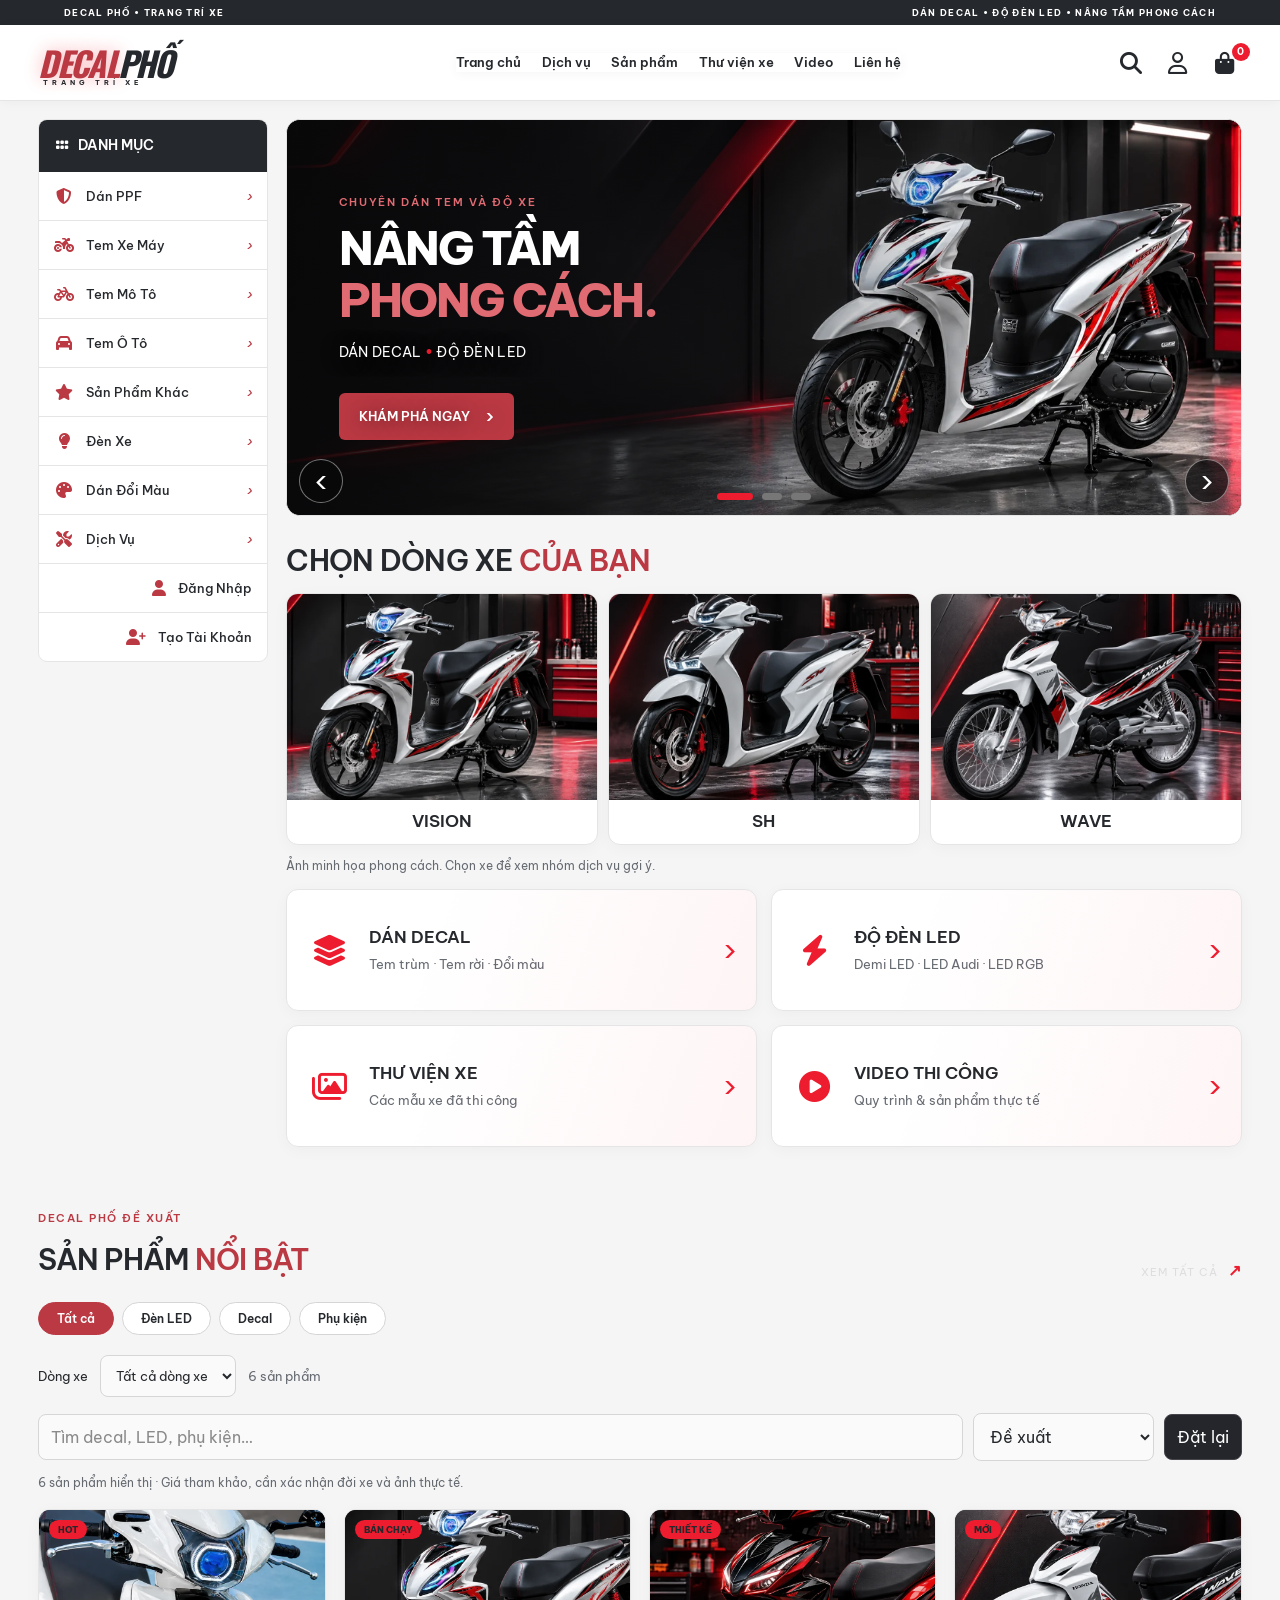
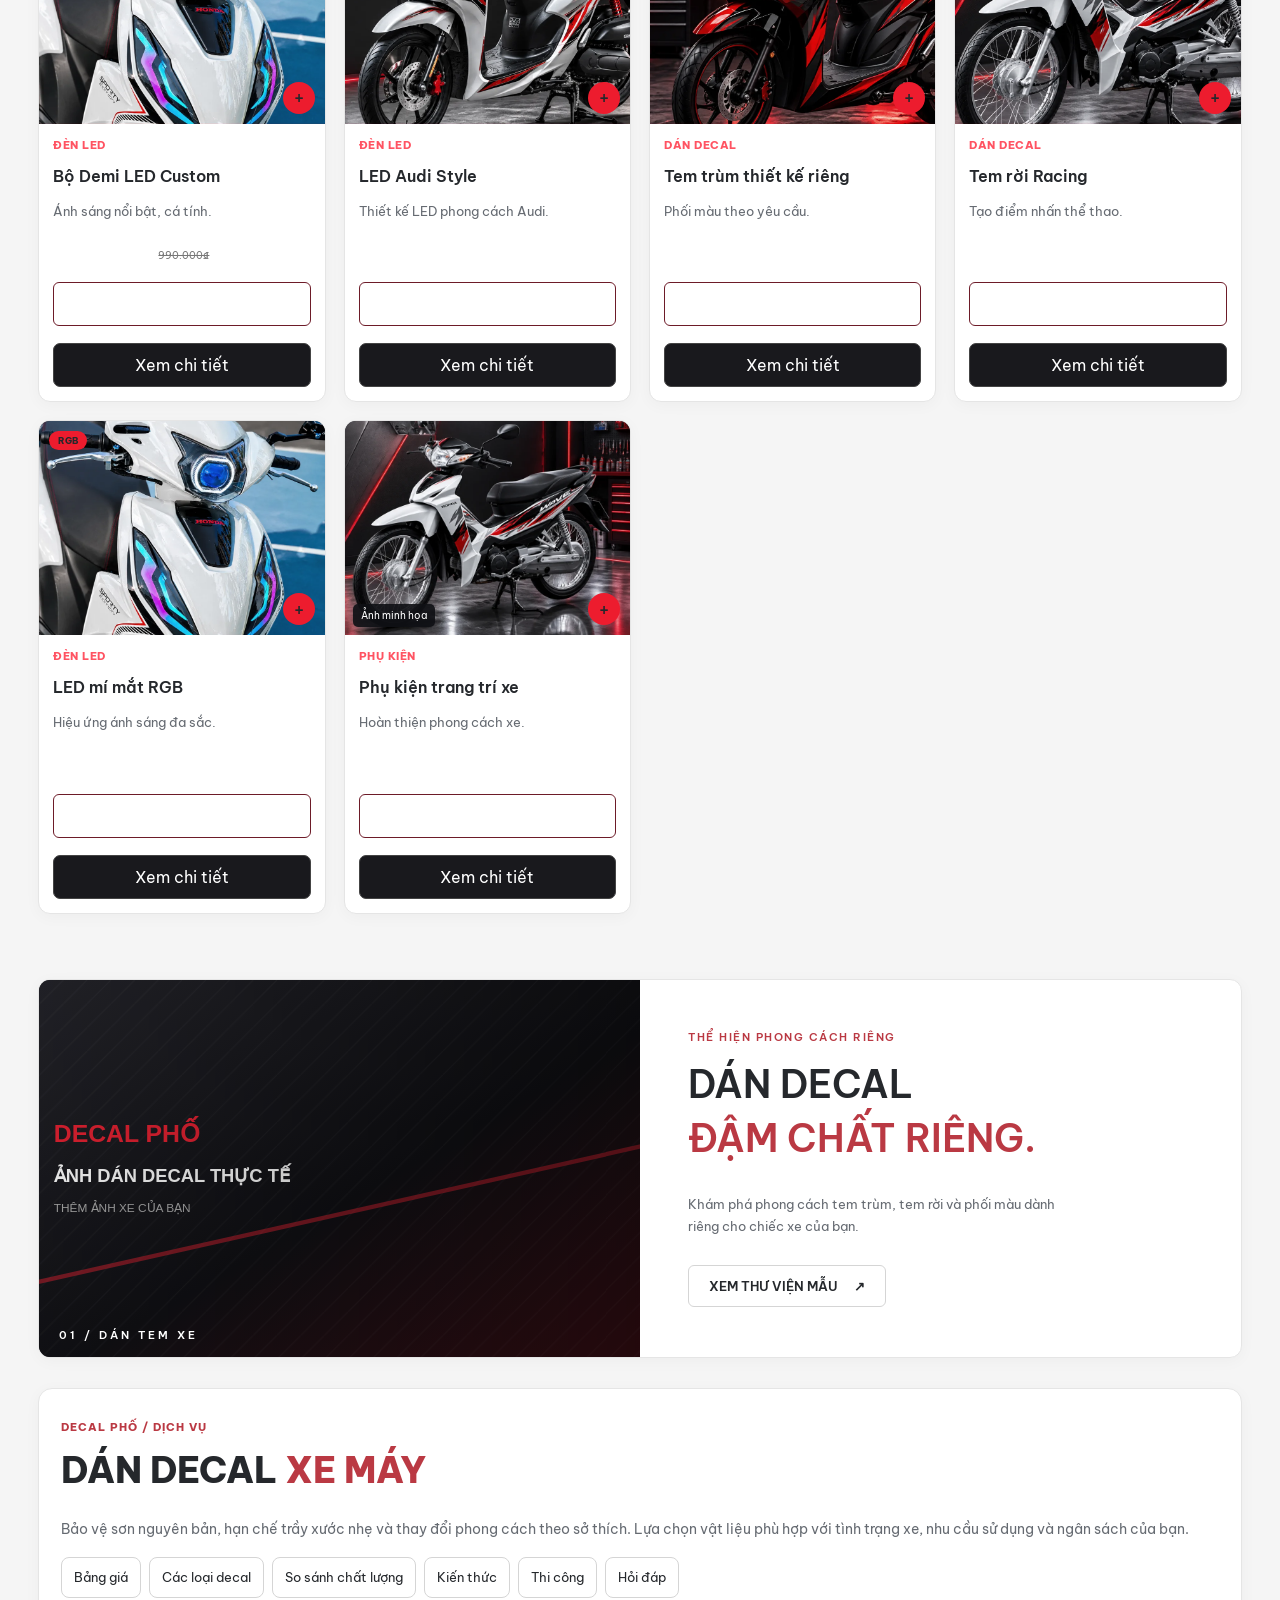
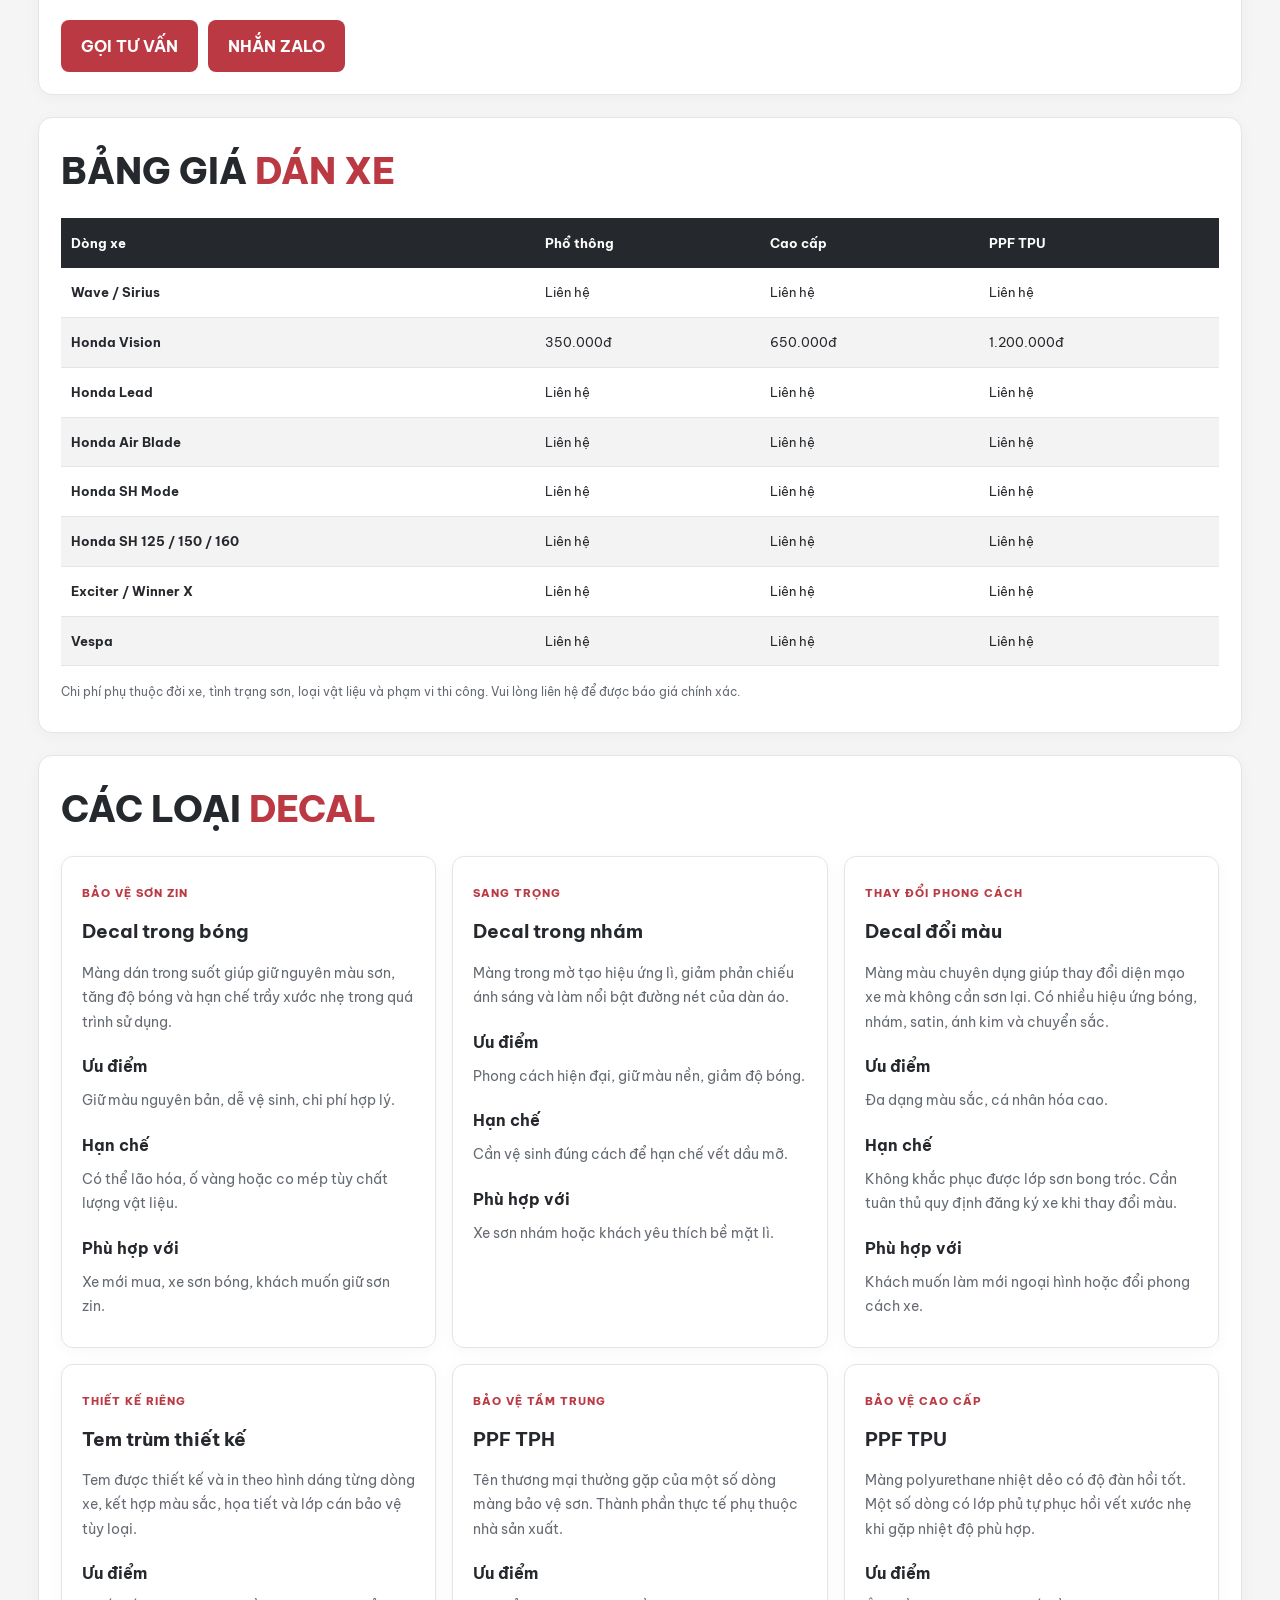
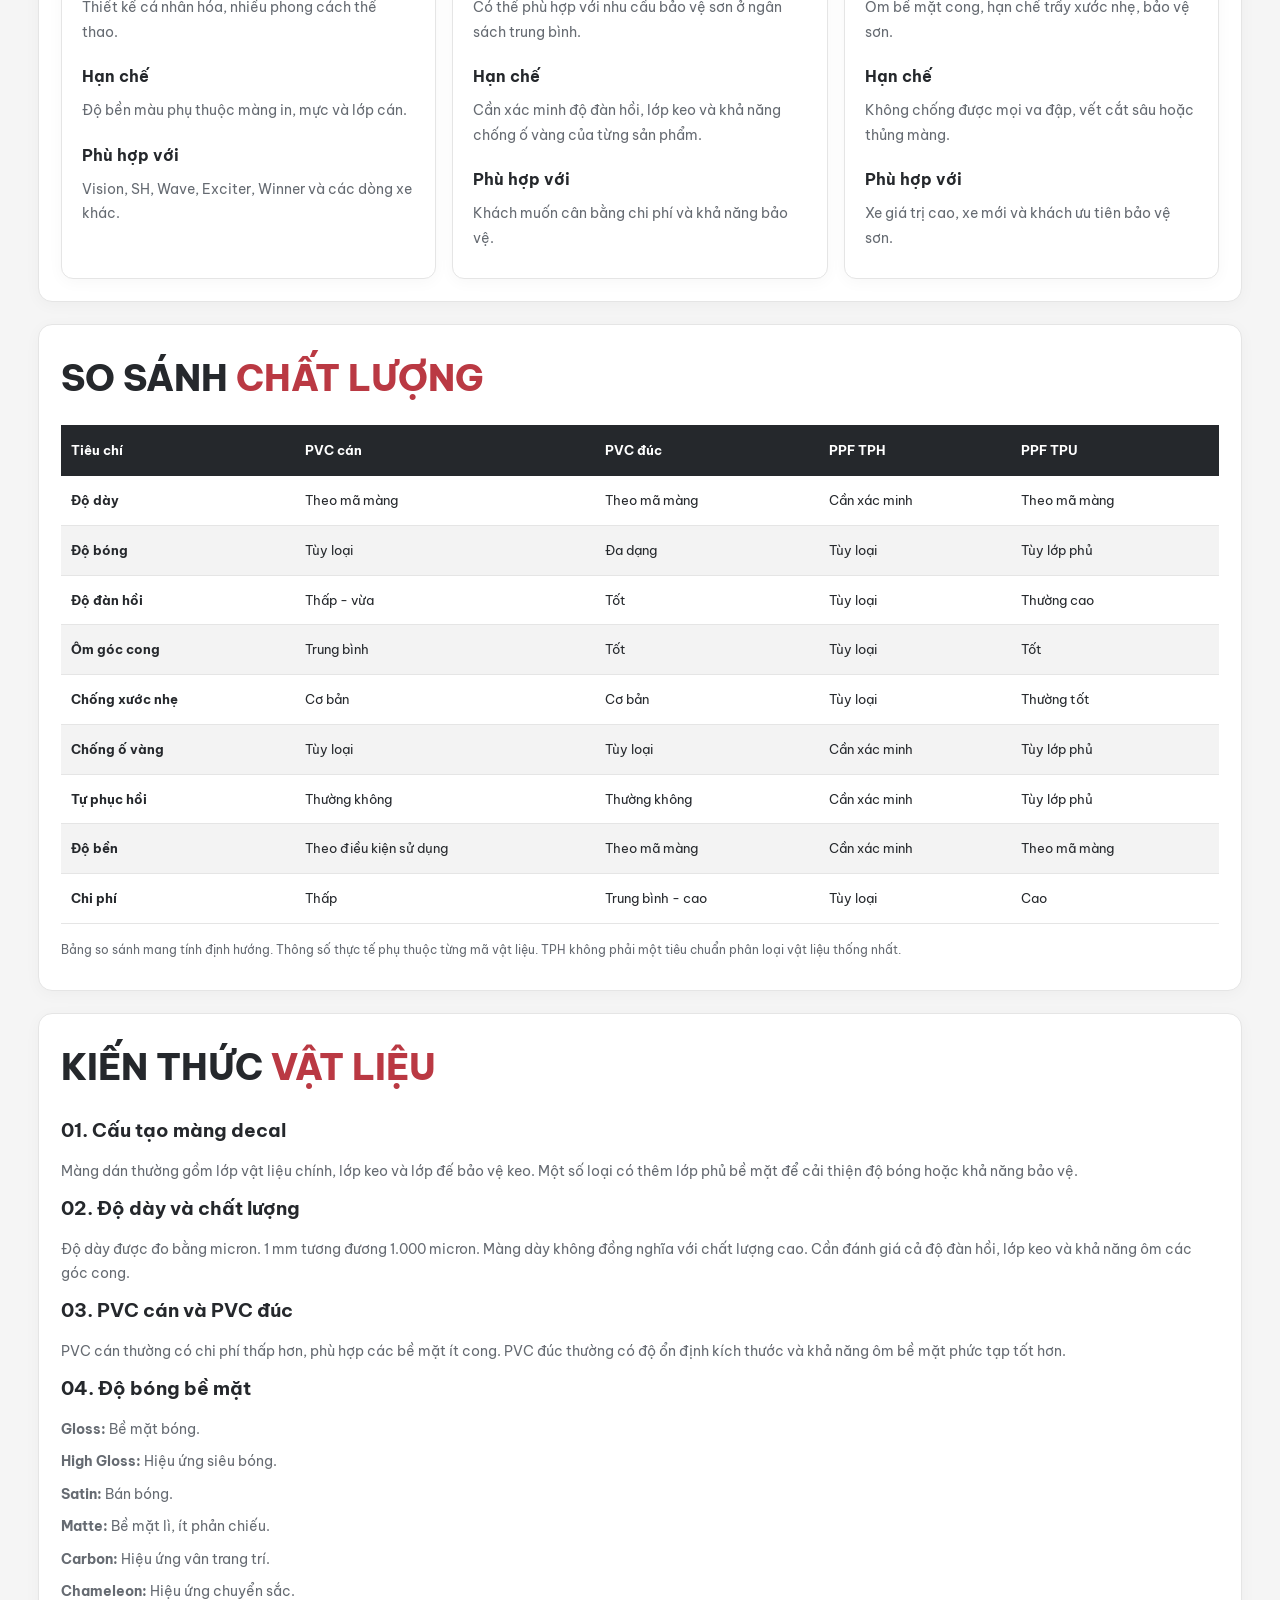
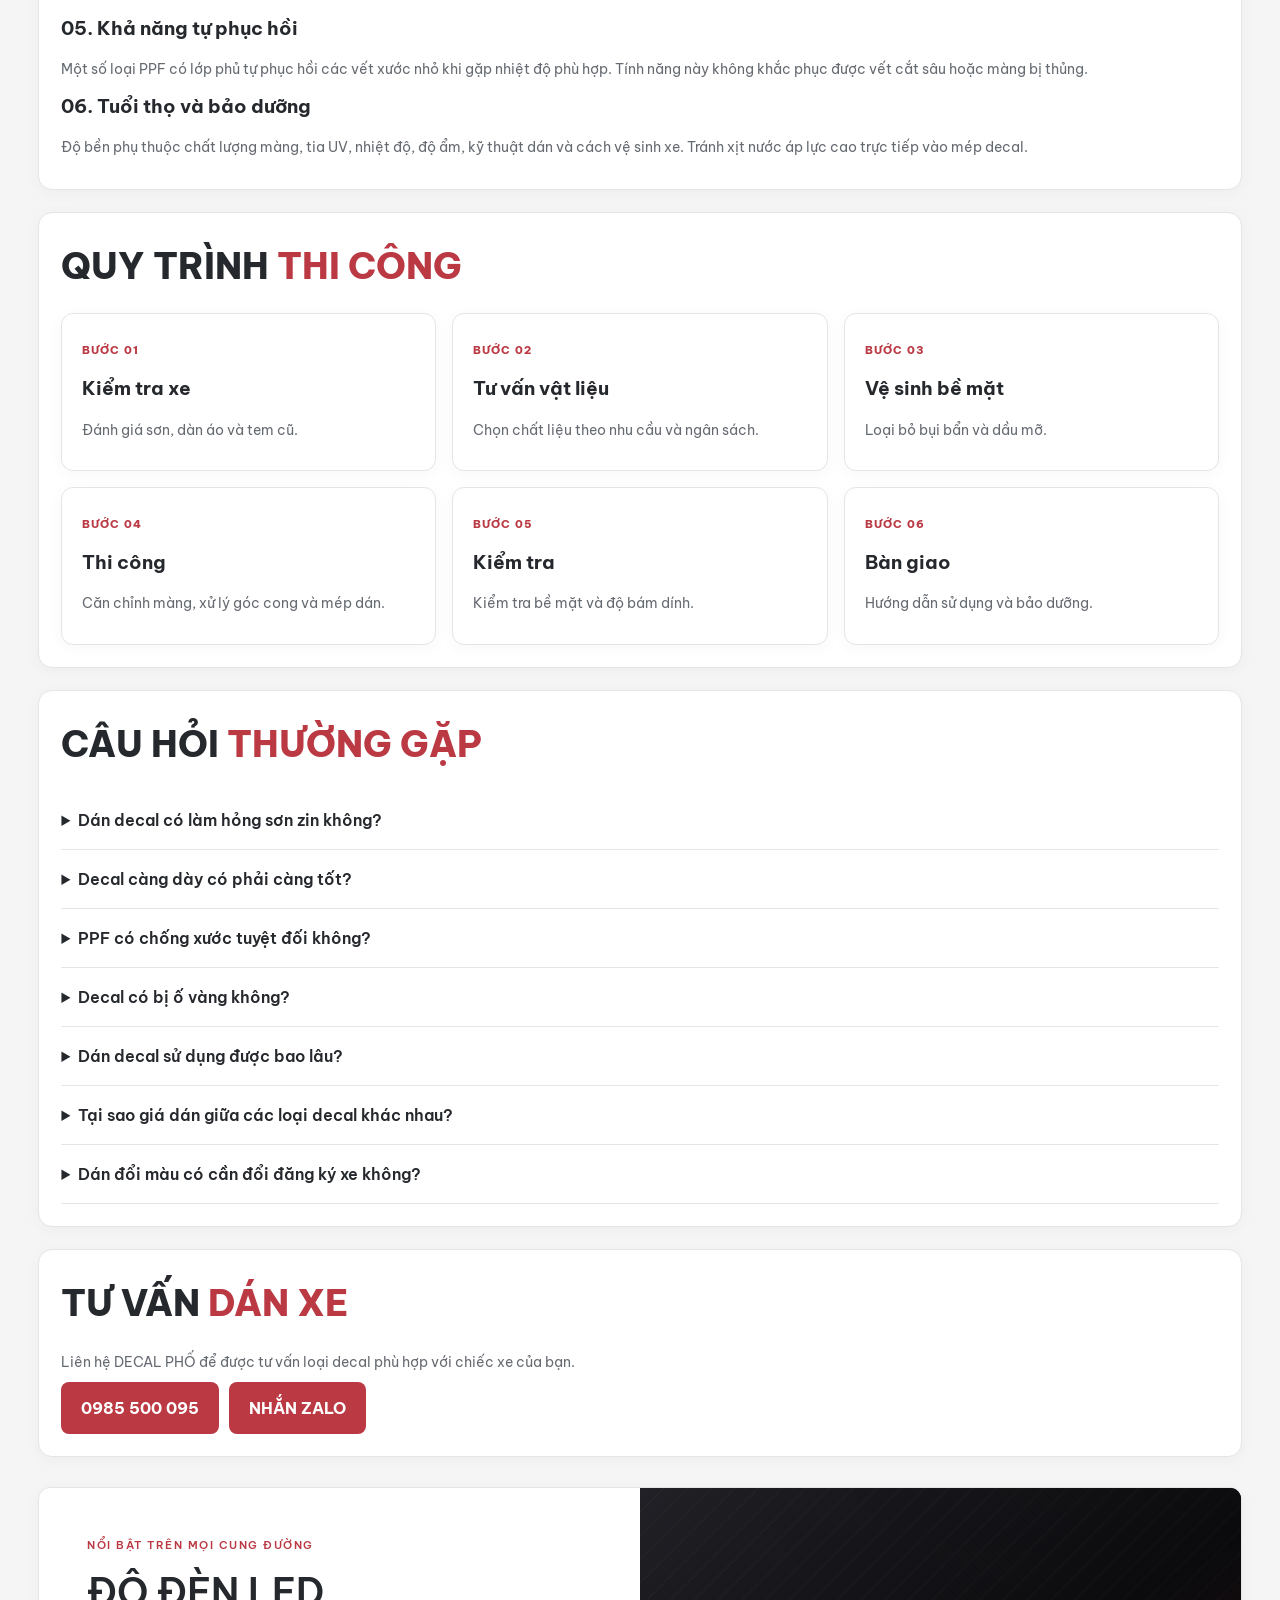
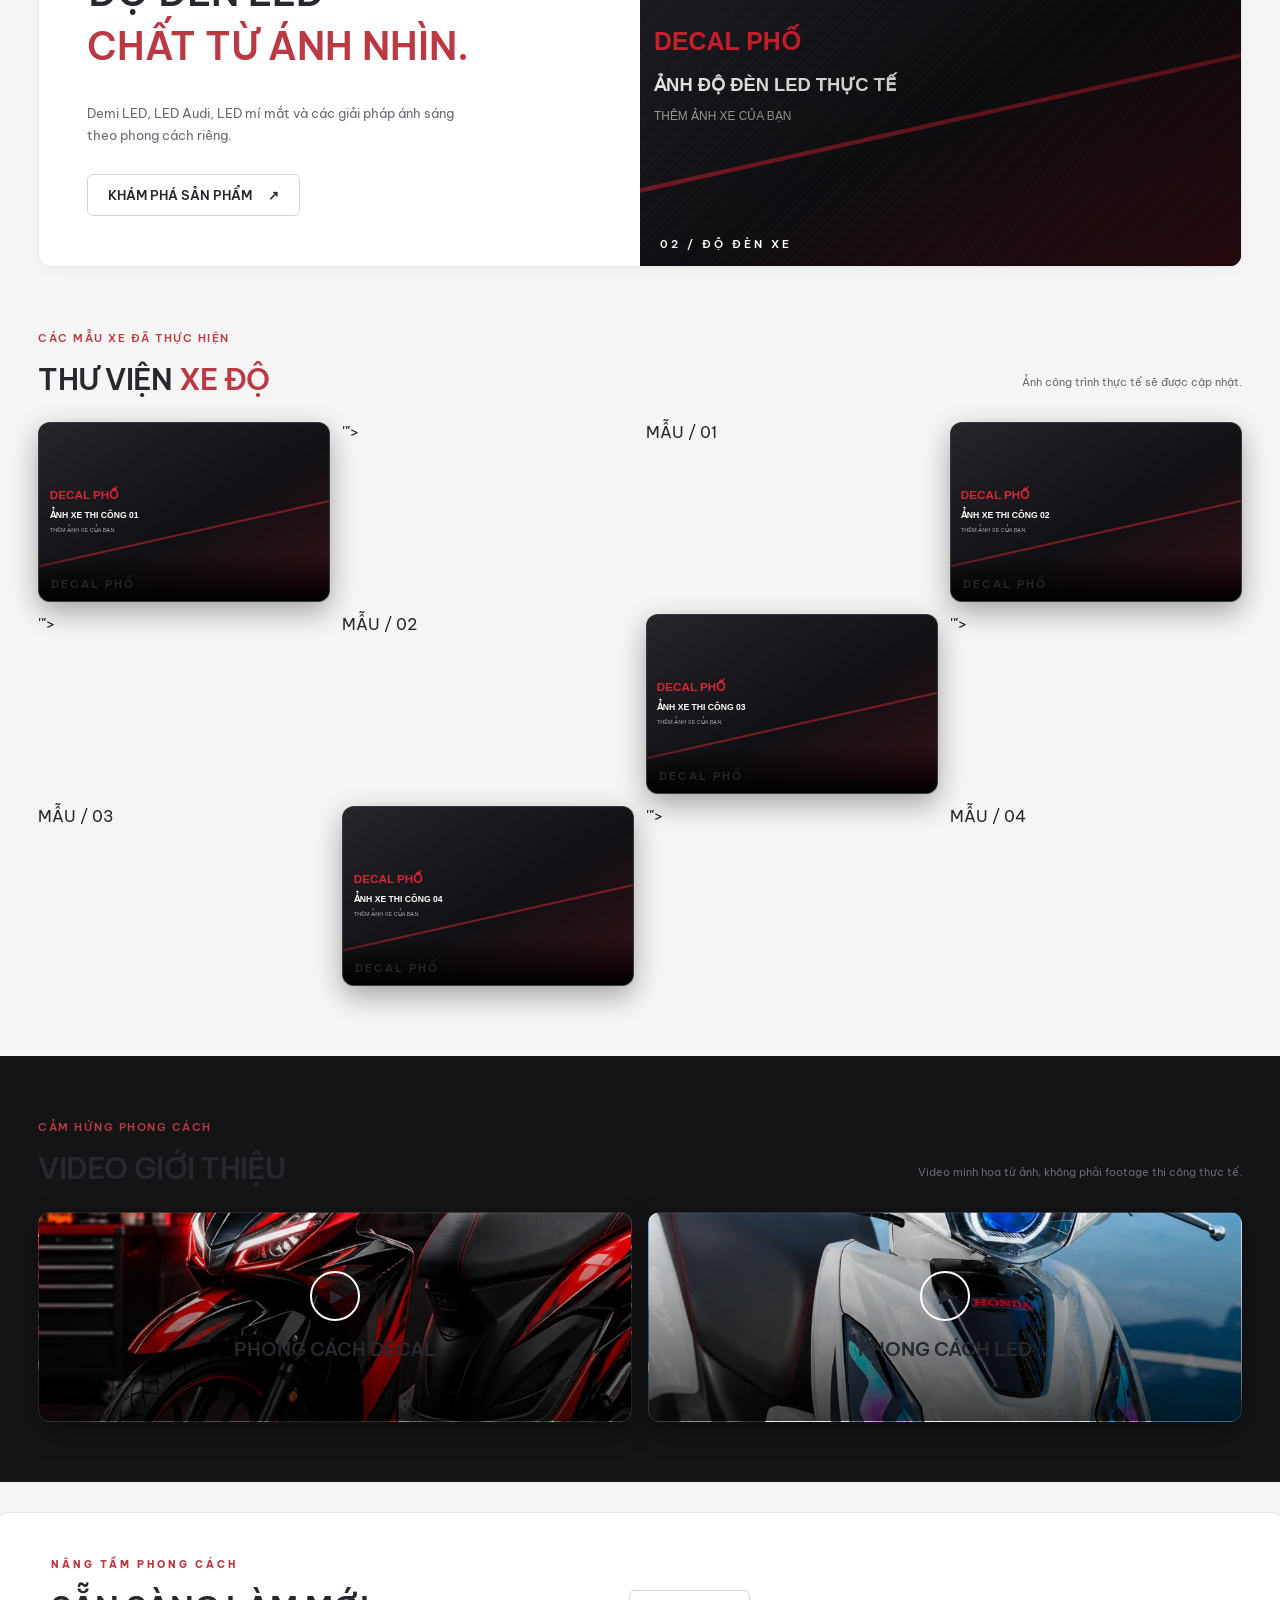
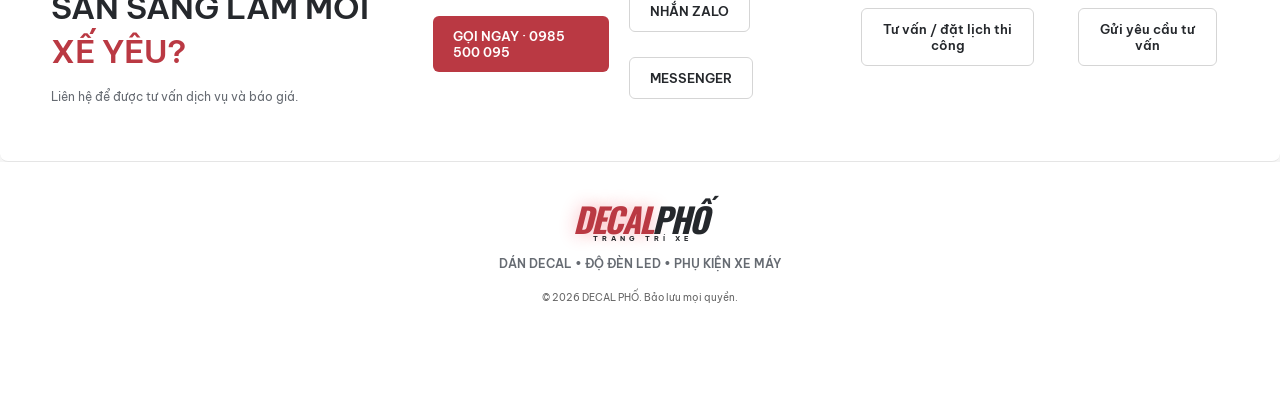
<file: DECAL-PHO-WEBSITE/index.html>
<!doctype html>
<html lang="vi">
<head>
  <meta charset="utf-8"><meta name="viewport" content="width=device-width, initial-scale=1">
  <meta name="theme-color" content="#0b0b0d"><meta name="description" content="Dán decal xe máy, độ đèn Demi LED, LED Audi và phụ kiện xe máy.">
  <title>DECAL PHỐ | Dán decal & Độ đèn LED</title>
  <link rel="preconnect" href="https://fonts.googleapis.com"><link rel="preconnect" href="https://fonts.gstatic.com" crossorigin>
  <link href="https://fonts.googleapis.com/css2?family=Be+Vietnam+Pro:wght@300;400;500;600;700;800&family=Oswald:wght@600;700&display=swap" rel="stylesheet">
  <link rel="stylesheet" href="css/style.css">
  <link rel="stylesheet" href="css/premium-v21.css?v=21">
  <link rel="stylesheet" href="css/showroom-v22.css?v=22">
  <link rel="stylesheet" href="css/signature-v3.css?v=30">
  <link rel="stylesheet" href="css/cinematic-v31.css?v=312">
  <link rel="stylesheet" href="css/motion-v32.css?v=32">
  <link rel="stylesheet" href="css/product-v33.css?v=33">
  <link rel="stylesheet" href="css/stability-v331.css?v=331">
  <link rel="stylesheet" href="css/decal-v36.css?v=36">
  <link rel="stylesheet" href="css/luxury-white-v362.css?v=362">
  <link rel="stylesheet" href="https://cdnjs.cloudflare.com/ajax/libs/font-awesome/6.4.0/css/all.min.css">
<style>.contact-direct-links{display:flex;flex-wrap:wrap;gap:10px;align-items:center}.contact-direct-links a{white-space:nowrap}@media(max-width:900px){.contact-direct-links{justify-content:center;width:100%}}</style>
</head>
<body>
  <div class="announcement"><span>DECAL PHỐ • TRANG TRÍ XE</span><span>DÁN DECAL • ĐỘ ĐÈN LED • NÂNG TẦM PHONG CÁCH</span></div>
  <header class="site-header">
    <button class="icon-btn mobile-only" id="menuBtn" aria-label="Mở menu"><i class="fa-solid fa-bars"></i></button>
    <button class="icon-btn desktop-search" id="searchToggle" aria-label="Tìm kiếm"><i class="fa-solid fa-magnifying-glass"></i></button>
    <a class="brand" href="#home" aria-label="DECAL PHỐ trang chủ"><span>DECAL</span><b> PHỐ</b><small>TRANG TRÍ XE</small></a>
    <nav class="main-nav" id="mainNav" aria-label="Danh mục và điều hướng" aria-hidden="true">
      <div class="sidebar-brand mobile-only">
        <span>DECAL</span><b> PHỐ</b>
        <button class="close-btn" id="menuCloseBtn" aria-label="Đóng menu"><i class="fa-solid fa-xmark"></i></button>
      </div>
      <div class="menu-cat-header mobile-only">
        <span class="cat-icon"><i class="fa-solid fa-grip"></i></span> DANH MỤC <button class="cat-close" aria-label="Đóng danh mục"><i class="fa-solid fa-xmark"></i></button>
      </div>
      <a href="#home">Trang chủ</a>
      <a href="#services">Dịch vụ</a>
      <a href="#products">Sản phẩm</a>
      <a href="#gallery">Thư viện xe</a>
      <a href="#videos">Video</a>
      <a href="#contact">Liên hệ</a>
      <div class="sidebar-divider mobile-only"></div>
      <a href="#decals" class="mobile-cat-link"><i class="fa-solid fa-shield-halved"></i><span>Dán PPF</span><i class="fa-solid fa-chevron-right"></i></a>
      <a href="#decals" class="mobile-cat-link"><i class="fa-solid fa-motorcycle"></i><span>Tem Xe Máy</span><i class="fa-solid fa-chevron-right"></i></a>
      <a href="#decals" class="mobile-cat-link"><i class="fa-solid fa-motorcycle"></i><span>Tem Mô Tô</span><i class="fa-solid fa-chevron-right"></i></a>
      <a href="#decals" class="mobile-cat-link"><i class="fa-solid fa-car-side"></i><span>Tem Ô Tô</span><i class="fa-solid fa-chevron-right"></i></a>
      <a href="#products" class="mobile-cat-link"><i class="fa-solid fa-star"></i><span>Sản Phẩm Khác</span><i class="fa-solid fa-chevron-right"></i></a>
      <a href="#led" class="mobile-cat-link"><i class="fa-solid fa-lightbulb"></i><span>Đèn Xe</span><i class="fa-solid fa-chevron-right"></i></a>
      <a href="#decals" class="mobile-cat-link"><i class="fa-solid fa-palette"></i><span>Dán Đổi Màu</span><i class="fa-solid fa-chevron-right"></i></a>
      <a href="#services" class="mobile-cat-link"><i class="fa-solid fa-screwdriver-wrench"></i><span>Dịch Vụ</span><i class="fa-solid fa-chevron-right"></i></a>
      <div class="sidebar-divider mobile-only"></div>
      <a href="#" class="mobile-cat-link" id="sidebarAccountBtn"><i class="fa-regular fa-user"></i><span>Đăng Nhập</span></a>
      <a href="#" class="mobile-cat-link" id="sidebarRegisterBtn"><i class="fa-solid fa-user-plus"></i><span>Tạo Tài Khoản</span></a>
    </nav>
    <div class="header-actions">
      <button class="icon-btn" id="searchBtn" aria-label="Tìm kiếm"><i class="fa-solid fa-magnifying-glass"></i></button>
      <button class="icon-btn account-btn" id="accountBtn" aria-label="Tài khoản"><i class="fa-regular fa-user"></i></button>
      <button class="icon-btn cart-head" id="headerCart" aria-label="Giỏ hàng"><i class="fa-solid fa-bag-shopping"></i><i class="cart-count">0</i></button>
    </div>
  </header>
  
  <div class="menu-backdrop" id="menuBackdrop" aria-hidden="true"></div>
  <div class="search-panel" id="searchPanel">
    <input id="searchInput" type="search" placeholder="Tìm decal, Demi LED, LED Audi...">
    <button id="searchClose">Đóng</button>
  </div>

  <main id="home">
    <div class="layout-with-sidebar wrap">
      <!-- SIDEBAR DANH MỤC CỐ ĐỊNH TRÊN DESKTOP -->
      <aside class="desktop-sidebar-cat">
        <div class="cat-title-box"><span><i class="fa-solid fa-grip"></i></span> DANH MỤC</div>
        <ul class="cat-menu-list">
          <li><a href="#decals"><i class="fa-solid fa-shield-halved"></i> Dán PPF <i>›</i></a></li>
          <li><a href="#decals"><i class="fa-solid fa-motorcycle"></i> Tem Xe Máy <i>›</i></a></li>
          <li><a href="#decals"><i class="fa-solid fa-bicycle"></i> Tem Mô Tô <i>›</i></a></li>
          <li><a href="#decals"><i class="fa-solid fa-car"></i> Tem Ô Tô <i>›</i></a></li>
          <li><a href="#products"><i class="fa-solid fa-star"></i> Sản Phẩm Khác <i>›</i></a></li>
          <li><a href="#led"><i class="fa-solid fa-lightbulb"></i> Đèn Xe <i>›</i></a></li>
          <li><a href="#decals"><i class="fa-solid fa-palette"></i> Dán Đổi Màu <i>›</i></a></li>
          <li><a href="#services"><i class="fa-solid fa-screwdriver-wrench"></i> Dịch Vụ <i>›</i></a></li>
          <li><a href="#" id="desktopLoginLink"><i class="fa-solid fa-user"></i> Đăng Nhập</a></li>
          <li><a href="#" id="desktopRegisterLink"><i class="fa-solid fa-user-plus"></i> Tạo Tài Khoản</a></li>
        </ul>
      </aside>

      <div class="main-content-area">
        <section class="hero" aria-label="Banner nổi bật">
          <div class="hero-slides" id="heroSlides">
            <article class="hero-slide active" style="--hero-image:url('assets/images/banners/vision.webp')"><div class="hero-copy"><p class="eyebrow">CHUYÊN DÁN TEM VÀ ĐỘ XE</p><h1>NÂNG TẦM<br><em>PHONG CÁCH.</em></h1><p>DÁN DECAL <b>•</b> ĐỘ ĐÈN LED</p><a class="btn-red" href="#services">KHÁM PHÁ NGAY <span>›</span></a></div><div class="hero-visual"><div class="bike-glow">PHỐ<span>ĐỘ XE</span></div></div></article>
            <article class="hero-slide" style="--hero-image:url('assets/images/banners/sh.webp')"><div class="hero-copy"><p class="eyebrow">TEM XE • PHỐI MÀU • CÁ TÍNH</p><h1>ĐỔI DIỆN MẠO<br><em>XẾ YÊU.</em></h1><p>TEM TRÙM • TEM RỜI • ĐỔI MÀU</p><a class="btn-red" href="#decals">XEM MẪU DECAL <span>›</span></a></div><div class="hero-visual"><div class="bike-glow">TEM<span>THIẾT KẾ</span></div></div></article>
            <article class="hero-slide" style="--hero-image:url('assets/images/banners/wave.webp')"><div class="hero-copy"><p class="eyebrow">NÂNG CẤP ÁNH SÁNG</p><h1>ÁNH SÁNG<br><em>KHÁC BIỆT.</em></h1><p>DEMI LED • LED AUDI • LED RGB</p><a class="btn-red" href="#led">KHÁM PHÁ ĐỘ LED <span>›</span></a></div><div class="hero-visual"><div class="bike-glow">ĐÈN<span>ĐỘ XE</span></div></div></article>
          </div>
          <button class="slide-arrow prev" id="slidePrev" aria-label="Banner trước">‹</button><button class="slide-arrow next" id="slideNext" aria-label="Banner tiếp">›</button><div class="slide-dots" id="slideDots"><button class="active" aria-label="Banner 1"></button><button aria-label="Banner 2"></button><button aria-label="Banner 3"></button></div>
        </section>

        <section class="vehicle-section" aria-label="Chọn dòng xe"><h2>CHỌN DÒNG XE <em>CỦA BẠN</em></h2><div class="vehicle-grid"><button class="vehicle-card" data-vehicle="vision" aria-pressed="false"><img src="assets/images/banners/vision-card.webp" alt="Minh họa Honda VISION" loading="lazy"><strong>VISION</strong></button><button class="vehicle-card" data-vehicle="sh" aria-pressed="false"><img src="assets/images/banners/sh-card.webp" alt="Minh họa Honda SH" loading="lazy"><strong>SH</strong></button><button class="vehicle-card" data-vehicle="wave" aria-pressed="false"><img src="assets/images/banners/wave-card.webp" alt="Minh họa Honda WAVE" loading="lazy"><strong>WAVE</strong></button></div><p class="vehicle-note" id="vehicleNote">Ảnh minh họa phong cách. Chọn xe để xem nhóm dịch vụ gợi ý.</p><div id="vehicleLinks" hidden><a href="#decals">Xem dịch vụ decal ›</a><a href="#led">Xem dịch vụ đèn LED ›</a></div></section>
        <section class="quick-grid" id="services">
          <a class="quick-card decal-card" href="#decals"><span class="quick-icon"><i class="fa-solid fa-layer-group"></i></span><div><h3>DÁN DECAL</h3><p>Tem trùm · Tem rời · Đổi màu</p></div><b>›</b></a>
          <a class="quick-card led-card" href="#led"><span class="quick-icon"><i class="fa-solid fa-bolt"></i></span><div><h3>ĐỘ ĐÈN LED</h3><p>Demi LED · LED Audi · LED RGB</p></div><b>›</b></a>
          <a class="quick-card gallery-card" href="#gallery"><span class="quick-icon"><i class="fa-regular fa-images"></i></span><div><h3>THƯ VIỆN XE</h3><p>Các mẫu xe đã thi công</p></div><b>›</b></a>
          <a class="quick-card video-card" href="#videos"><span class="quick-icon"><i class="fa-solid fa-circle-play"></i></span><div><h3>VIDEO THI CÔNG</h3><p>Quy trình & sản phẩm thực tế</p></div><b>›</b></a>
        </section>
      </div>
    </div>

    <section class="section wrap" id="products">
      <div class="section-heading"><div><p class="eyebrow">DECAL PHỐ ĐỀ XUẤT</p><h2>SẢN PHẨM <em>NỔI BẬT</em></h2></div><a href="#products" class="text-link">XEM TẤT CẢ <b>↗</b></a></div>
      <div class="filter-row"><button class="filter active" data-filter="all">Tất cả</button><button class="filter" data-filter="led">Đèn LED</button><button class="filter" data-filter="decal">Decal</button><button class="filter" data-filter="accessory">Phụ kiện</button></div>
      <div class="product-grid" id="productGrid"></div>
    </section>

    <section class="split-feature wrap-box" id="decals"><div class="feature-image decal-feature"><span>01 / DÁN TEM XE</span></div><div class="feature-copy"><p class="eyebrow">THỂ HIỆN PHONG CÁCH RIÊNG</p><h2>DÁN DECAL<br><em>ĐẬM CHẤT RIÊNG.</em></h2><p>Khám phá phong cách tem trùm, tem rời và phối màu dành riêng cho chiếc xe của bạn.</p><a class="btn-outline" href="#gallery">XEM THƯ VIỆN MẪU <b>↗</b></a></div></section>
    
    <section class="split-feature reverse wrap-box" id="led"><div class="feature-image led-feature"><span>02 / ĐỘ ĐÈN XE</span></div><div class="feature-copy"><p class="eyebrow">NỔI BẬT TRÊN MỌI CUNG ĐƯỜNG</p><h2>ĐỘ ĐÈN LED<br><em>CHẤT TỪ ÁNH NHÌN.</em></h2><p>Demi LED, LED Audi, LED mí mắt và các giải pháp ánh sáng theo phong cách riêng.</p><a class="btn-outline" href="#products">KHÁM PHÁ SẢN PHẨM <b>↗</b></a></div></section>
    
    <section class="section wrap" id="gallery"><div class="section-heading"><div><p class="eyebrow">CÁC MẪU XE ĐÃ THỰC HIỆN</p><h2>THƯ VIỆN <em>XE ĐỘ</em></h2></div><p class="muted">Ảnh công trình thực tế sẽ được cập nhật.</p></div><div class="gallery-grid" id="galleryGrid"></div></section>
    
    <section class="section video-section" id="videos"><div class="wrap"><div class="section-heading"><div><p class="eyebrow">QUY TRÌNH THI CÔNG</p><h2>VIDEO <em>THI CÔNG</em></h2></div><p class="muted">Video thực tế sẽ được cập nhật.</p></div><div class="video-grid"><button class="video-tile" data-video="assets/videos/decal-demo.mp4"><span class="play">▶</span><b>QUY TRÌNH DÁN DECAL</b></button><button class="video-tile second" data-video="assets/videos/led-demo.mp4"><span class="play">▶</span><b>THI CÔNG DEMI LED</b></button></div></div></section>
    
    <section class="contact-band" id="contact"><div><p class="eyebrow">NÂNG TẦM PHONG CÁCH</p><h2>SẴN SÀNG LÀM MỚI <em>XẾ YÊU?</em></h2><p>Liên hệ để được tư vấn dịch vụ và báo giá.</p></div><a class="btn-red" href="tel:0985500095" id="contactCall">GỌI NGAY · 0985 500 095</a><div class="contact-direct-links"><a class="btn-outline" href="https://zalo.me/0985500095" target="_blank" rel="noopener noreferrer">NHẮN ZALO</a><a class="btn-outline" href="https://m.me/103209069168975" target="_blank" rel="noopener noreferrer">MESSENGER</a></div></section>
  </main>
  
  <footer class="footer"><a class="brand" href="#home"><span>DECAL</span><b> PHỐ</b><small>TRANG TRÍ XE</small></a><p>DÁN DECAL • ĐỘ ĐÈN LED • PHỤ KIỆN XE MÁY</p><small>© <span id="year"></span> DECAL PHỐ. Bảo lưu mọi quyền.</small></footer>
  
  <nav class="bottom-nav" aria-label="Điều hướng nhanh">
    <a href="tel:0985500095" id="bottomCall"><span><i class="fa-solid fa-phone"></i></span><b>GỌI NGAY</b></a>
    <a href="https://zalo.me/0985500095" id="bottomMessage"><span><i class="fa-regular fa-comment-dots"></i></span><b>NHẮN TIN</b></a>
    <a href="#products"><span><i class="fa-solid fa-grip"></i></span><b>SẢN PHẨM</b></a>
    <a href="#home"><span><i class="fa-solid fa-store"></i></span><b>CỬA HÀNG</b></a>
    <button id="bottomCart"><span><i class="fa-solid fa-cart-shopping"></i><i class="cart-count">0</i></span><b>GIỎ HÀNG</b></button>
  </nav>

  <div class="overlay" id="overlay"></div>
  
  <aside class="cart-drawer" id="cartDrawer">
    <div class="drawer-head"><h2>GIỎ HÀNG <em>(<span id="cartTotalCount">0</span>)</em></h2><button class="close-btn" id="cartClose">×</button></div>
    <div class="cart-items" id="cartItems"></div>
    <div class="cart-footer"><div class="total-line"><span>Tạm tính</span><b id="cartSubtotal">0₫</b></div><button class="btn-red full" id="checkoutBtn">GỬI YÊU CẦU ĐẶT HÀNG</button><small>Đơn hàng demo sẽ được tổng hợp để bạn gửi qua Zalo sau khi cấu hình số liên hệ.</small></div>
  </aside>

  <div class="modal" id="accountModal"><button class="close-btn" data-close>×</button><h2>TÀI KHOẢN</h2><p>Chức năng đăng nhập có thể tích hợp ở giai đoạn tiếp theo.</p><button class="btn-red full" data-close>ĐÃ HIỂU</button></div>
  <div class="modal video-modal" id="videoModal"><button class="close-btn" data-close>×</button><video id="videoPlayer" controls playsinline></video><p id="videoMessage">Video đang được cập nhật.</p></div>
  <div class="modal checkout-modal" id="checkoutModal"><button class="close-btn" data-close>×</button><h2>THÔNG TIN LIÊN HỆ</h2><form id="checkoutForm"><label>Họ và tên<input name="name" required placeholder="Tên của bạn"></label><label>Số điện thoại<input name="phone" required inputmode="tel" placeholder="Số điện thoại"></label><label>Dòng xe / Ghi chú<textarea name="note" placeholder="Ví dụ: Winner X, muốn độ Demi LED..."></textarea></label><button class="btn-red full" type="submit">TẠO NỘI DUNG ĐẶT HÀNG</button></form><p class="form-note" id="checkoutResult"></p></div>
  
  <script src="js/products.js"></script>
  <script src="js/app.js"></script>
  <script src="js/showroom-data.js"></script>
  <script src="js/media-v333.js?v=333"></script>
  <script src="js/showroom-v22.js?v=22"></script>
  <script src="js/signature-v3.js?v=30"></script>
  <script src="js/cinematic-v31.js?v=31"></script>
  <script src="js/motion-v32.js?v=32"></script>
  <script src="js/product-v33.js?v=33"></script>
  <script src="js/contact-v331.js?v=332"></script>
  <script src="js/stability-v331.js?v=332"></script>
<script>
(() => {
 const fix = () => {
  const contact = document.getElementById('contact');
  if (!contact) return;
  contact.querySelectorAll('p').forEach(p => { if (p.textContent.trim().startsWith('Thông tin liên hệ đang được cập nhật')) p.remove(); });
  for (const [id, url] of [['contactCall','tel:0985500095'],['bottomCall','tel:0985500095'],['bottomMessage','https://zalo.me/0985500095']]) {
   const a = document.getElementById(id); if (!a) continue;
   a.href = url; a.onclick = null;
  }
 };
 fix(); window.addEventListener('load', fix, {once:true});
})();
</script>
<script src="js/video-v333.js?v=333"></script>
<script src="js/order-config-v334.js?v=334"></script>
<script src="js/order-v334.js?v=334"></script>
<script src="js/checkout-v335.js?v=335"></script> 
<script src="js/decal-data-v36.js?v=36"></script>
<script src="js/decal-v36.js?v=36"></script>
</body>
</html>
</file>
<file: DECAL-PHO-WEBSITE/css/style.css>
:root{
  --bg:#0b0b0d;
  --panel:#151518;
  --panel2:#1d1d21;
  --red:#D83B64;        /* Đỏ hồng dịu mắt */
  --red2:#FF5C8A;       /* Đỏ hồng sáng hover */
  --white:#f5f5f5;
  --muted:#a6a6ac;
  --line:#303036;
  --font:'Be Vietnam Pro',sans-serif;
  --display:'Oswald',sans-serif;
}

*{box-sizing:border-box}
html{scroll-behavior:smooth;scroll-padding-top:90px}
body{margin:0;background:var(--bg);color:var(--white);font-family:var(--font)}
button,a{font:inherit}
a{color:inherit;text-decoration:none}
button{cursor:pointer;color:inherit}

.announcement{height:27px;display:flex;align-items:center;justify-content:space-between;padding:0 5%;background:var(--red);color:white;font-size:9px;font-weight:700;letter-spacing:1.3px}

.site-header{height:78px;background:#080809;border-bottom:1px solid #252529;display:flex;align-items:center;justify-content:space-between;padding:0 max(4%,calc((100% - 1280px)/2));gap:25px;position:sticky;top:0;z-index:30}

.brand{display:flex;align-items:center;gap:0;font-family:var(--display);font-size:31px;font-style:italic;font-weight:700;letter-spacing:-1.5px;white-space:nowrap}
.brand span{color:var(--red)}
.brand b{color:white}
.brand small{font:600 8px var(--font);letter-spacing:4px;display:block;position:absolute;margin:40px 0 0 4px;color:#aaa}

.brand, .hero h1, .section-heading h2 {
  font-family: 'Oswald', sans-serif;
  font-style: italic; /* Độ nghiêng thể thao */
  font-weight: 700;
}

.main-nav{display:flex;align-items:center;gap:25px}
.main-nav a{font-size:12px;font-weight:700;text-transform:uppercase;color:#ddd;transition:.2s}
.main-nav a:hover{color:var(--red2)}

.sidebar-brand,.menu-cat-header,.sidebar-divider,.mobile-cat-link{display:none}

.header-actions{display:flex;align-items:center;gap:13px}
.icon-btn{border:0;background:none;color:#fff;font-size:28px;min-width:34px;position:relative}
.cart-head{font-size:25px}
.cart-count{position:absolute;top:-5px;right:-8px;background:var(--red);color:white;border-radius:50%;font:700 10px var(--font);width:18px;height:18px;display:grid;place-items:center;font-style:normal}
.mobile-only{display:none}

.search-panel{display:none;position:sticky;top:78px;z-index:29;background:#171719;padding:12px 5%;border-bottom:1px solid var(--line)}
.search-panel.show{display:flex;gap:10px}
.search-panel input{flex:1;background:#09090a;border:1px solid #444;color:white;padding:12px;border-radius:6px;outline:none}
.search-panel button{background:var(--red);border:0;border-radius:5px;padding:0 18px}

/* Layout Sidebar Danh mục cho Desktop */
.layout-with-sidebar{display:grid;grid-template-columns:260px 1fr;gap:20px;margin-top:20px}
.desktop-sidebar-cat{background:#131316;border:1px solid var(--line);border-radius:8px;overflow:hidden;height:fit-content}
.cat-title-box{background:var(--red);color:white;padding:14px 16px;font:700 13px var(--display);letter-spacing:1px;display:flex;align-items:center;gap:10px}
.cat-menu-list{list-style:none;padding:0;margin:0}
.cat-menu-list li{border-bottom:1px solid #222}
.cat-menu-list li a{display:flex;align-items:center;justify-content:space-between;padding:13px 16px;font-size:13px;font-weight:600;color:#ddd;transition:.2s}
.cat-menu-list li a i:first-child, .cat-menu-list li a span{margin-right:12px;font-size:15px;width:20px;text-align:center;color:var(--red)}
.cat-menu-list li a i:last-child{color:#777;margin-right:0;width:auto}
.cat-menu-list li a:hover{background:#1d1d22;color:var(--red2);padding-left:20px}

.hero{height:460px;position:relative;overflow:hidden;background:linear-gradient(90deg,#09090b 0%,rgba(9,9,11,.87) 35%,rgba(9,9,11,.25) 100%),url('../assets/images/banners/banner-01.svg') center/cover,#17171a;border-radius:8px}
.hero-slides,.hero-slide{height:100%}
.hero-slide{position:absolute;inset:0;display:flex;align-items:center;padding:40px 6%;opacity:0;visibility:hidden;transition:opacity .7s;background-image:linear-gradient(90deg,rgba(6,6,8,.96),rgba(6,6,8,.78) 39%,rgba(6,6,8,.12)),var(--hero-image);background-position:center;background-size:cover}
.hero-slide.active{opacity:1;visibility:visible}
.hero-copy{position:relative;z-index:2;max-width:480px}
.eyebrow{font-size:10px;letter-spacing:3px;font-weight:800;color:var(--red2);margin:0 0 14px}
.hero h1,.feature-copy h2,.section-heading h2,.contact-band h2{font:700 clamp(32px,4vw,54px)/1.05 var(--display);margin:0 0 15px;letter-spacing:.3px}
.hero h1 em,.feature-copy h2 em,.section-heading h2 em,.contact-band h2 em{font-style:normal;color:var(--red)}
.hero-copy>p:not(.eyebrow){font-weight:700;letter-spacing:1px}
.hero-copy>p b{color:var(--red)}

.btn-red,.btn-outline{display:inline-flex;align-items:center;gap:16px;background:var(--red);color:white;padding:12px 20px;font:700 13px var(--display);letter-spacing:.5px;border:0;border-radius:4px;margin-top:15px;transition:.2s}
.btn-red:hover{background:var(--red2);box-shadow:0 0 25px rgba(216,59,100,0.4)}
.btn-red span{font-size:18px}
.hero-visual{margin-left:auto;align-self:flex-end;z-index:1;opacity:.0}
.bike-glow{font:700 40px var(--display);color:#fff;text-shadow:0 0 25px var(--red)}
.bike-glow span{display:block;color:var(--red);font-size:16px;letter-spacing:9px}

.slide-arrow{position:absolute;z-index:5;top:48%;border:1px solid #777;background:#111a;color:white;border-radius:50%;width:38px;height:38px;font-size:26px;line-height:26px;display:grid;place-items:center}
.slide-arrow.prev{left:15px}
.slide-arrow.next{right:15px}
.slide-dots{position:absolute;z-index:5;bottom:15px;left:50%;transform:translateX(-50%);display:flex;gap:9px}
.slide-dots button{width:22px;height:6px;border:0;border-radius:10px;background:#777}
.slide-dots button.active{background:var(--red);width:35px}

.wrap{width:min(1240px,94%);margin-inline:auto}
.quick-grid{display:grid;grid-template-columns:repeat(2,1fr);gap:14px;margin-top:16px}
.quick-card{min-height:105px;border:1px solid #38383e;border-radius:8px;display:flex;align-items:center;gap:15px;padding:15px 18px;background:linear-gradient(110deg,#1c1c20,#0f0f11);position:relative;overflow:hidden;transition:.25s}
.quick-card:hover{border-color:var(--red);transform:translateY(-2px)}
.quick-icon{font-size:28px;color:var(--red);width:38px;text-align:center}
.quick-card h3{font:600 17px var(--display);margin:0 0 4px}
.quick-card p{font-size:11px;color:#aaa;margin:0}
.quick-card>b{margin-left:auto;color:var(--red);font-size:24px}

.section{padding-top:70px;padding-bottom:35px}
.section-heading{display:flex;align-items:end;justify-content:space-between;margin-bottom:22px}
.section-heading h2{font-size:34px;margin:0}
.text-link{font-size:11px;color:#ddd;letter-spacing:1px}
.text-link b{color:var(--red);font-size:16px;margin-left:6px}

.filter-row{display:flex;gap:8px;margin-bottom:20px;flex-wrap:wrap}
.filter{border:1px solid #414148;background:transparent;color:#bbb;padding:7px 16px;border-radius:30px;font-size:11px}
.filter.active,.filter:hover{background:var(--red);border-color:var(--red);color:white}

.product-grid{display:grid;grid-template-columns:repeat(4,1fr);gap:16px}
.product-card{background:#151518;border:1px solid #29292f;border-radius:8px;overflow:hidden;transition:.25s}
.product-card:hover{border-color:var(--red);transform:translateY(-3px)}
.product-photo{height:200px;background:linear-gradient(135deg,#242429,#101013);position:relative;overflow:hidden}
.product-photo img{width:100%;height:100%;object-fit:cover}
.product-tag{position:absolute;left:10px;top:10px;background:var(--red);padding:4px 9px;border-radius:20px;font-size:9px;font-weight:800}
.quick-add{position:absolute;right:10px;bottom:10px;border:0;background:var(--red);width:32px;height:32px;border-radius:50%;font-size:20px}
.product-info{padding:14px}
.product-info>small{color:var(--red2);font-size:9px;letter-spacing:1.5px;font-weight:800}
.product-info h3{font-size:13px;margin:6px 0}
.product-info p{font-size:11px;color:#999;margin:0 0 10px}
.price{font-size:15px;font-weight:800;color:white}
.price del{font-size:10px;color:#777;font-weight:400;margin-left:6px}
.add-btn{width:100%;border:1px solid #7a2b40;background:transparent;color:#fff;margin-top:10px;padding:9px;font-size:10px;font-weight:800;display:flex;justify-content:space-between;border-radius:4px}
.add-btn:hover{background:var(--red);border-color:var(--red)}

.empty-state{color:#aaa}
.image-placeholder{height:100%;min-height:90px;display:flex;flex-direction:column;align-items:center;justify-content:center;background:repeating-linear-gradient(135deg,#17171b,#17171b 12px,#202025 12px,#202025 24px);color:#aaa;font:700 16px var(--display);text-align:center}
.image-placeholder span{color:var(--red);font-size:20px}
.image-placeholder small{font:9px var(--font);letter-spacing:1px}

.split-feature{display:grid;grid-template-columns:1fr 1fr;min-height:340px;background:#151518;margin-top:30px;border-radius:8px;overflow:hidden}
.split-feature.reverse .feature-image{order:2}
.feature-image{background:linear-gradient(90deg,rgba(0,0,0,.1),rgba(0,0,0,.35)),url('../assets/images/decals/feature-decal.svg') center/cover,#202025;min-height:300px;position:relative}
.led-feature{background-image:linear-gradient(90deg,rgba(0,0,0,.1),rgba(0,0,0,.35)),url('../assets/images/led/feature-led.svg')}
.feature-image span{position:absolute;bottom:15px;left:20px;font:600 11px var(--display);letter-spacing:3px;color:white}
.feature-copy{padding:50px 8%;display:flex;flex-direction:column;align-items:flex-start;justify-content:center}
.feature-copy h2{font-size:36px}
.feature-copy>p:not(.eyebrow){color:#aaa;font-size:12px;line-height:1.7;max-width:380px}
.btn-outline{background:transparent;border:1px solid #777}
.btn-outline:hover{border-color:var(--red);background:var(--red)}

.gallery-grid{display:grid;grid-template-columns:repeat(4,1fr);gap:12px}
.gallery-item{height:180px;position:relative;overflow:hidden;background:#1b1b20;border:1px solid #333;border-radius:7px}
.gallery-item img{width:100%;height:100%;object-fit:cover}
.gallery-item span{position:absolute;bottom:0;left:0;right:0;padding:22px 12px 10px;background:linear-gradient(transparent,#000);font:600 11px var(--display);letter-spacing:2px}
.muted{font-size:11px;color:#888}

.video-section{background:#141417;margin-top:35px;padding-bottom:60px}
.video-grid{display:grid;grid-template-columns:1fr 1fr;gap:16px}
.video-tile{height:210px;border:1px solid #444;border-radius:8px;background:linear-gradient(0deg,rgba(0,0,0,.8),transparent),url('../assets/images/gallery/video-decal.svg') center/cover,#202025;display:flex;flex-direction:column;justify-content:center;align-items:center;gap:15px}
.video-tile.second{background-image:linear-gradient(0deg,rgba(0,0,0,.8),transparent),url('../assets/images/gallery/video-led.svg')}
.video-tile b{font:600 17px var(--display)}
.play{width:50px;height:50px;border:2px solid white;border-radius:50%;display:grid;place-items:center;padding-left:3px;font-size:18px}

.contact-band{padding:45px max(4%,calc((100% - 1240px)/2));background:linear-gradient(100deg,#4a1827,#111113 60%);display:flex;align-items:center;justify-content:space-between;gap:20px;border-radius:8px;margin-top:30px}
.contact-band h2{font-size:32px}
.contact-band p:not(.eyebrow){color:#bbb;font-size:12px}

.footer{padding:40px 5% 90px;text-align:center;background:#070708}
.footer .brand{justify-content:center;position:relative;width:max-content;margin:0 auto 20px}
.footer p{font-size:10px;letter-spacing:2px;color:#aaa}
.footer>small{font-size:10px;color:#666}

.bottom-nav{display:none}
.overlay{position:fixed;inset:0;background:#000a;z-index:49;opacity:0;visibility:hidden;transition:.25s}
.overlay.show{opacity:1;visibility:visible}

.cart-drawer{position:fixed;right:0;top:0;bottom:0;width:min(420px,100%);background:#131316;z-index:50;transform:translateX(105%);transition:.3s;display:flex;flex-direction:column;padding:20px}
.cart-drawer.open{transform:translateX(0)}
.drawer-head{display:flex;justify-content:space-between;align-items:center;border-bottom:1px solid #333;padding-bottom:14px}
.drawer-head h2,.modal h2{font:600 22px var(--display);margin:0}
.drawer-head em{color:var(--red);font-style:normal}
.close-btn{border:0;background:none;color:white;font-size:28px}
.cart-items{overflow:auto;flex:1}
.cart-item{display:flex;gap:12px;padding:14px 0;border-bottom:1px solid #303036}
.cart-thumb{width:75px;height:70px;background:#222}
.cart-thumb img{width:100%;height:100%;object-fit:cover}
.cart-detail{flex:1;display:flex;flex-direction:column;gap:6px;font-size:12px}
.cart-detail strong{color:var(--red2)}
.qty{display:flex;align-items:center;gap:10px}
.qty button{background:#28282d;border:0;padding:3px 9px}
.qty .remove{background:none;color:#999;margin-left:auto}
.cart-footer{border-top:1px solid #333;padding-top:15px}
.total-line{display:flex;justify-content:space-between;margin-bottom:12px}
.total-line b{font-size:17px}
.full{width:100%;justify-content:center;transform:none}
.cart-footer small,.form-note{display:block;color:#888;font-size:10px;line-height:1.5;margin-top:10px}
.empty-cart{text-align:center;padding:60px 10px;color:#aaa}
.empty-cart span{font-size:35px}

.modal{display:none;position:fixed;z-index:60;left:50%;top:50%;transform:translate(-50%,-50%);width:min(420px,92vw);background:#17171b;border:1px solid #444;border-radius:8px;padding:25px;box-shadow:0 20px 80px #000}
.modal.show{display:block}
.modal>.close-btn{position:absolute;right:12px;top:6px}
.modal p{color:#aaa;font-size:12px;line-height:1.5}
.modal .btn-red{margin-top:12px}
.video-modal{width:min(820px,94vw)}
.video-modal video{width:100%;max-height:60vh;background:#000;margin-top:18px}
.checkout-modal form{display:grid;gap:12px;margin-top:16px}
.checkout-modal label{display:grid;gap:5px;font-size:11px;color:#bbb}
.checkout-modal input,.checkout-modal textarea{background:#09090b;border:1px solid #414148;color:#fff;padding:11px;border-radius:5px;font:12px var(--font)}
.checkout-modal textarea{min-height:70px;resize:vertical}

/* FIX ĐỊNH DẠNG RESPONSIVE MOBILE - HIỂN THỊ ICON ĐẸP CHUẨN */
@media(max-width:900px){
  .layout-with-sidebar{display:block}
  .desktop-sidebar-cat{display:none}
  .main-nav{display:none;position:fixed;left:0;top:0;bottom:0;width:300px;background:#151518;z-index:100;padding:0;flex-direction:column;align-items:stretch;border-right:1px solid var(--line);box-shadow:10px 0 30px #000b;overflow-y:auto;transform:translateX(-100%);transition:.3s}
  .main-nav.nav-open{display:flex;transform:translateX(0)}
  .mobile-only{display:block}
  .desktop-search{display:none}
  
  .sidebar-brand{display:flex;align-items:center;justify-content:space-between;padding:16px;background:#0d0d0f;border-bottom:1px solid var(--line);font-family:var(--display);font-size:24px;font-style:italic;font-weight:700}
  .sidebar-brand span{color:var(--red)}
  .sidebar-brand b{color:white}
  .sidebar-brand .close-btn{font-size:26px}

  .menu-cat-header{display:flex;align-items:center;gap:10px;background:var(--red);color:white;padding:14px 16px;font:700 13px var(--display);letter-spacing:1px}
  .menu-cat-header .cat-close{margin-left:auto;border:0;background:none;color:white;font-size:20px}

  .main-nav > a:not(.mobile-cat-link){padding:12px 16px;border-bottom:1px solid #222;font-size:12px;display:none}
  
  .sidebar-divider{display:block;height:1px;background:#26262c;margin:4px 0}
  
  /* Cấu hình lại phần hiển thị icon cho mobile */
  .mobile-cat-link{
    display:flex !important;
    align-items:center;
    justify-content:space-between;
    padding:13px 16px;
    border-bottom:1px solid #222;
    font-size:13px;
    font-weight:600;
    color:#eee;
  }
  
  /* Sửa lỗi hiển thị icon trên điện thoại */
  .mobile-cat-link i:first-child, .mobile-cat-link span {
    display: inline-block !important;
    margin-right: 12px;
    font-size: 15px;
    width: 20px;
    text-align: center;
    color: var(--red);
  }
  
  .mobile-cat-link i:last-child {
    display: inline-block !important;
    color: #777;
    margin-right: 0;
    width: auto;
    font-size: 12px;
  }
  
  .mobile-cat-link:active{background:#222;color:var(--red2)}

  .site-header{height:62px;padding:0 14px;gap:10px}
  .brand{font-size:22px;margin-right:auto}
  .brand small{font-size:6px;letter-spacing:2px;margin-top:28px}
  .header-actions{gap:6px}
  .header-actions .icon-btn{font-size:22px;min-width:28px}
  .account-btn{display:none}
  
  .search-panel{top:62px}
  .hero{height:400px;border-radius:0}
  .product-grid{grid-template-columns:repeat(2,1fr);gap:10px}
  .gallery-grid{grid-template-columns:repeat(2,1fr);gap:9px}
  .video-grid{grid-template-columns:1fr;gap:10px}
  .quick-grid{grid-template-columns:repeat(2,1fr);gap:10px}
  .split-feature{grid-template-columns:1fr;border-radius:0}
  .contact-band{display:block;border-radius:0;padding:30px 5%}
  
  body{padding-bottom:70px}
  .bottom-nav{position:fixed;z-index:40;bottom:0;left:0;right:0;height:65px;background:#fff;color:#111;display:grid;grid-template-columns:repeat(5,1fr);box-shadow:0 -3px 18px #0005;padding-bottom:env(safe-area-inset-bottom)}
  .bottom-nav a,.bottom-nav button{border:0;background:#fff;color:#111;display:flex;flex-direction:column;align-items:center;justify-content:center;gap:2px;position:relative}
  .bottom-nav a:not(:last-child):after,.bottom-nav button:before{content:'';position:absolute;right:0;height:30px;width:1px;background:#ddd}
  .bottom-nav span{font-size:20px;line-height:22px;position:relative}
  .bottom-nav b{font-size:9px;font-weight:600}
  .bottom-nav .cart-count{top:-4px;right:-11px}
}
/* =========================================================
   DECAL PHỐ RACING RED REFRESH — desktop + mobile
   ========================================================= */
:root{
  --red:#ed1c2e;
  --red2:#ff3548;
  --bg:#080809;
  --panel:#121215;
  --panel2:#1b1b20;
  --line:#303036;
  --display:'Oswald',sans-serif;
}
body{background:#080809;color:#f7f7f8;font-family:'Be Vietnam Pro',sans-serif}
.announcement{background:linear-gradient(90deg,#9e0715,#ed1c2e 48%,#9e0715);height:25px}
.site-header{height:76px;background:rgba(5,5,6,.97);backdrop-filter:blur(12px);padding-inline:max(3%,calc((100% - 1460px)/2));gap:28px}
.brand{font-family:'Oswald',sans-serif;font-size:34px;font-style:italic;font-weight:700;letter-spacing:-1.7px;text-transform:uppercase;line-height:1;position:relative;min-width:205px}
.brand span{color:var(--red);text-shadow:0 0 18px #ed1c2e55}
.brand b{color:#fff}
.brand small{font:700 7px 'Be Vietnam Pro',sans-serif;letter-spacing:4px;margin:39px 0 0 5px;color:#c7c7c9}
.main-nav{gap:clamp(13px,1.6vw,26px)}
.main-nav a{font-family:'Oswald',sans-serif;font-size:14px;font-weight:600;font-style:italic;letter-spacing:.45px}
.main-nav a:hover,.main-nav a:focus-visible{color:var(--red2)}
.icon-btn{font-size:22px;transition:.2s}
.icon-btn:hover{color:var(--red2);transform:translateY(-1px)}
.search-panel{top:76px}
.wrap{width:min(1460px,94%)}
.layout-with-sidebar{grid-template-columns:230px minmax(0,1fr);gap:18px;margin-top:18px;align-items:start}
.desktop-sidebar-cat{position:sticky;top:94px;background:linear-gradient(180deg,#151518,#0d0d0f);border:1px solid #35353b;border-radius:9px;box-shadow:0 12px 35px #0005}
.cat-title-box{background:linear-gradient(100deg,#f0182d,#b9081a);font:700 15px 'Oswald',sans-serif;font-style:italic;letter-spacing:1px;padding:16px 17px}
.cat-menu-list li{border-bottom:1px solid #25252a}
.cat-menu-list li:last-child{border-bottom:0}
.cat-menu-list li a{min-height:48px;padding:12px 15px;font-family:'Be Vietnam Pro',sans-serif;font-size:12px;font-weight:600}
.cat-menu-list li a i:first-child{font-size:16px;color:#f52b3d;margin-right:12px}
.cat-menu-list li a i:last-child{margin-left:auto}
.cat-menu-list li a:hover{background:linear-gradient(90deg,#ed1c2e22,transparent);color:#fff;padding-left:20px}
.hero{height:clamp(340px,31vw,470px);border:1px solid #29292e;border-radius:10px;box-shadow:0 15px 45px #0008}
.hero-slide{padding:clamp(28px,4vw,60px);background-image:linear-gradient(90deg,rgba(5,5,7,.95),rgba(5,5,7,.75) 38%,rgba(5,5,7,.06) 100%),var(--hero-image)}
.hero-copy{max-width:560px}
.hero .eyebrow,.section .eyebrow,.feature-copy .eyebrow{font-size:10px;letter-spacing:3.5px;font-weight:800}
.hero h1{font-size:clamp(42px,5vw,70px);font-style:italic;line-height:.98;letter-spacing:-.5px;text-shadow:0 4px 20px #0009}
.hero h1 em,.feature-copy h2 em,.section-heading h2 em,.contact-band h2 em{font-style:italic;color:var(--red2)}
.hero-copy>p:not(.eyebrow){font-family:'Oswald',sans-serif;font-style:italic;font-size:clamp(14px,1.5vw,19px);letter-spacing:1.4px}
.btn-red,.btn-outline{font-family:'Oswald',sans-serif;font-style:italic;font-weight:700;letter-spacing:1px;border-radius:2px;text-transform:uppercase}
.btn-red{background:linear-gradient(110deg,#ff263b,#c80e22);box-shadow:0 8px 22px #ed1c2e30}
.btn-red:hover{background:#ff3548;box-shadow:0 0 28px #ed1c2e70}
.slide-arrow{width:44px;height:44px;border-color:#ffffff70;background:#08080aaa;font-size:30px}
.slide-dots button{height:7px;background:#777;width:20px}
.slide-dots button.active{background:var(--red);width:36px}
.quick-grid{gap:14px;margin-top:14px}
.quick-card{min-height:122px;border:1px solid #37373d;border-radius:9px;background:linear-gradient(115deg,#1b1b20,#0d0d10);padding:18px 20px;gap:17px}
.quick-card:before{content:'';position:absolute;inset:0;background:linear-gradient(110deg,transparent 30%,#ed1c2e0c 100%);pointer-events:none}
.quick-card h3{font:700 21px 'Oswald',sans-serif;font-style:italic;letter-spacing:.4px}
.quick-card p{font-size:12px;color:#b4b4ba}
.quick-icon{font-size:31px;color:var(--red);width:45px}
.quick-card>b{font-size:30px;font-weight:400}
.section{padding-top:64px}
.section-heading h2,.feature-copy h2,.contact-band h2{font-family:'Oswald',sans-serif;font-style:italic;font-weight:700;letter-spacing:.2px}
.section-heading h2{font-size:clamp(30px,3vw,42px)}
.filter{font-size:12px;padding:8px 18px;font-weight:600}
.filter.active,.filter:hover{background:var(--red);border-color:var(--red)}
.product-grid{gap:18px}
.product-card{background:#111114;border-color:#303036;border-radius:9px}
.product-photo{height:220px}
.product-info h3{font-family:'Oswald',sans-serif;font-size:17px;font-weight:600;font-style:italic}
.product-info p{font-size:12px}
.product-info>small{color:#ff5362}
.price{font-family:'Oswald',sans-serif;font-size:20px}
.add-btn{font-family:'Oswald',sans-serif;font-size:12px;font-style:italic;letter-spacing:.7px;border-color:#6d1b28}
.split-feature{border:1px solid #2c2c32;border-radius:10px;background:linear-gradient(110deg,#17171b,#0d0d10)}
.feature-copy h2{font-size:clamp(32px,3vw,44px)}
.feature-copy>p:not(.eyebrow){font-size:13px;color:#b9b9bf}
.gallery-item,.video-tile{border-color:#3a3a40;border-radius:9px}
.video-tile b{font:700 19px 'Oswald',sans-serif;font-style:italic}
.contact-band{background:linear-gradient(105deg,#520b17,#171014 55%,#09090b);border-top:1px solid #55121e;border-bottom:1px solid #55121e}
.footer .brand{min-width:0}
.footer p{font-family:'Oswald',sans-serif;font-style:italic;font-size:13px}
.mobile-cat-link{font-family:'Be Vietnam Pro',sans-serif}
.mobile-cat-link span{flex:1}

@media(min-width:901px){
  .main-content-area{min-width:0}
  .desktop-sidebar-cat{display:block}
  .main-nav{display:flex}
  .mobile-only{display:none!important}
  .section.wrap{width:min(1460px,94%)}
}
@media(max-width:1200px) and (min-width:901px){
  .layout-with-sidebar{grid-template-columns:210px minmax(0,1fr);gap:14px}
  .main-nav{gap:12px}
  .main-nav a{font-size:12px}
  .brand{min-width:175px;font-size:29px}
  .hero{height:360px}
}
@media(max-width:900px){
  .announcement{display:none}
  .site-header{height:66px;padding:0 15px;gap:10px}
  .brand{font-size:27px;min-width:0;margin:0 auto 0 0}
  .brand small{font-size:6px;letter-spacing:2.6px;margin:31px 0 0 3px}
  .icon-btn{font-size:23px}
  .main-nav{width:min(330px,86vw);background:linear-gradient(180deg,#17171b,#09090b);border-right:1px solid #3a3a40}
  .sidebar-brand{font-family:'Oswald',sans-serif;font-size:27px;font-style:italic;padding:20px 17px}
  .sidebar-brand span{color:var(--red)}
  .sidebar-brand b{color:#fff}
  .menu-cat-header{font:700 15px 'Oswald',sans-serif;font-style:italic;letter-spacing:1px;background:linear-gradient(100deg,#f0182d,#b9081a)}
  .mobile-cat-link{display:grid!important;grid-template-columns:24px 1fr 14px;gap:12px;justify-content:initial;padding:14px 17px;font-size:13px}
  .mobile-cat-link>i:first-child{color:var(--red2);font-size:16px;width:22px;text-align:center}
  .mobile-cat-link>i:last-child{color:#777;font-size:11px}
  .mobile-cat-link span{margin:0;color:#f1f1f2}
  .hero{height:clamp(300px,62vw,430px);border-radius:0;border-left:0;border-right:0}
  .hero-slide{padding:26px 7%;background-position:center}
  .hero h1{font-size:clamp(38px,8vw,60px)}
  .hero-copy>p:not(.eyebrow){font-size:14px}
  .quick-card{min-height:112px;padding:13px 12px;gap:10px}
  .quick-icon{font-size:25px;width:34px}
  .quick-card h3{font-size:17px}
  .quick-card p{font-size:10px}
  .section{padding-top:48px}
  .product-photo{height:clamp(135px,38vw,210px)}
  .section-heading h2{font-size:30px}
  .bottom-nav{height:68px}
  .bottom-nav span{font-size:19px}
  .bottom-nav b{font-size:9px;font-family:'Oswald',sans-serif;font-style:italic;letter-spacing:.2px}
}
@media(max-width:420px){
  .header-actions{gap:2px}
  .site-header{padding-inline:10px}
  .hero{height:300px}
  .hero h1{font-size:37px}
  .quick-grid{gap:8px}
  .quick-card{min-height:100px;padding:10px 8px}
  .quick-card h3{font-size:15px}
  .quick-card p{font-size:9px}
}

/* BẢN VÁ MENU MOBILE - LUÔN HIỂN THỊ ĐÚNG DANH MỤC */
@media (max-width:900px){
  #mainNav{display:flex!important;position:fixed!important;top:0!important;left:0!important;bottom:0!important;height:100dvh!important;width:min(340px,88vw)!important;max-width:88vw;flex-direction:column!important;align-items:stretch!important;gap:0!important;overflow-y:auto!important;overscroll-behavior:contain;background:#111114!important;z-index:1002!important;transform:translateX(-105%)!important;visibility:hidden!important;opacity:0;pointer-events:none;transition:transform .25s ease,visibility .25s,opacity .25s;box-shadow:12px 0 40px #000b;padding:0!important}
  #mainNav.nav-open{transform:translateX(0)!important;visibility:visible!important;opacity:1!important;pointer-events:auto!important}
  #mainNav .sidebar-brand{display:flex!important;flex:0 0 auto;gap:4px;position:relative;min-height:68px}
  #mainNav .sidebar-brand .close-btn{margin-left:auto}
  #mainNav .menu-cat-header{display:flex!important;flex:0 0 auto;min-height:48px}
  #mainNav .sidebar-divider{display:block!important;flex:0 0 auto}
  #mainNav a.mobile-cat-link{display:grid!important;grid-template-columns:25px minmax(0,1fr) 16px!important;gap:12px!important;align-items:center!important;flex:0 0 auto!important;min-height:49px!important;padding:13px 17px!important;color:#f7f7f8!important;visibility:visible!important;opacity:1!important;background:transparent!important;font-family:'Be Vietnam Pro',sans-serif!important;font-size:13px!important;text-transform:none!important;font-style:normal!important;letter-spacing:0!important}
  #mainNav a.mobile-cat-link span{display:block!important;color:#f7f7f8!important;width:auto!important;margin:0!important;text-align:left!important;font-size:13px!important;font-weight:600!important}
  #mainNav a.mobile-cat-link i:first-child{color:#ff3548!important;font-size:17px!important;text-align:center!important;width:25px!important;margin:0!important}
  #mainNav a.mobile-cat-link i:last-child{color:#aaa!important;width:16px!important;margin:0!important}
  #mainNav a.mobile-cat-link:hover{background:#26262c!important}
  .menu-backdrop{position:fixed;inset:0;background:rgba(0,0,0,.7);z-index:1001;opacity:0;visibility:hidden;pointer-events:none;transition:opacity .25s,visibility .25s}
  .menu-backdrop.show{opacity:1;visibility:visible;pointer-events:auto}
  body.menu-is-open{overflow:hidden}
}
@media (min-width:901px){.menu-backdrop{display:none!important}}



/* DECAL PHỐ: menu mobile ở trên lớp nền tối */
@media (max-width:900px) {
  body.menu-is-open .site-header { z-index:1100 !important; }
  body.menu-is-open #mainNav { z-index:1101 !important; opacity:1 !important; filter:none !important; }
  #menuBackdrop { z-index:1001; }
  #mainNav { z-index:1101 !important; }
}

/* V2: responsive, readable typography and bright vehicle imagery */
.hero-slide{background-image:linear-gradient(90deg,#080809e8 0%,#08080988 36%,transparent 72%),var(--hero-image)}
.hero{background:#101014}.hero-copy{max-width:52%}.hero h1{font-size:clamp(32px,4vw,62px)}.hero .slide-arrow{top:auto;bottom:12px}.hero .slide-arrow.prev{left:12px}.hero .slide-arrow.next{right:12px}
.vehicle-section{margin-top:24px}.vehicle-section h2{font:italic 700 26px Oswald,sans-serif;margin:0 0 12px}.vehicle-section em{color:var(--red2)}.vehicle-grid{display:grid;grid-template-columns:repeat(3,minmax(0,1fr));gap:10px}.vehicle-card{background:#151518;border:1px solid #39393f;border-radius:8px;overflow:hidden;padding:0;text-align:center}.vehicle-card img{display:block;width:100%;aspect-ratio:1.5;object-fit:cover}.vehicle-card strong{display:block;padding:10px;font:italic 700 20px Oswald,sans-serif}.vehicle-card[aria-pressed=true],.vehicle-card:hover{border-color:var(--red2)}.vehicle-note{font-size:12px;color:#bdbdc4;line-height:1.5}#vehicleLinks:not([hidden]){display:flex;gap:12px;flex-wrap:wrap}#vehicleLinks a{padding:10px;border:1px solid #555;border-radius:5px;font-size:13px}.quick-card p,.product-info p{font-size:13px;line-height:1.5}.product-info h3{font-style:normal}.bottom-nav b{font-family:var(--font);font-style:normal;font-size:11px}.wrap-box{width:min(1460px,94%);margin-inline:auto}button:focus-visible,a:focus-visible{outline:2px solid #fff;outline-offset:3px}
@media(max-width:900px){.hero{height:380px}.hero-slide{align-items:flex-end;padding:20px 18px 64px;background-size:auto 64%;background-repeat:no-repeat;background-position:right top;background-image:linear-gradient(0deg,#080809 0%,#080809 35%,transparent 72%),var(--hero-image);background-color:#080809}.hero-copy{max-width:100%}.hero h1{font-size:32px;margin-bottom:8px}.hero .eyebrow{font-size:10px;margin-bottom:8px}.hero-copy>p:not(.eyebrow){margin:8px 0;font-size:12px}.hero .btn-red{margin-top:4px;padding:9px 14px}.quick-card{min-height:112px;gap:8px}.quick-card h3{font-size:16px}.quick-card p{font-size:12px}.quick-icon{flex-shrink:0;width:25px}.quick-card>b{font-size:20px}.section-heading h2{font-size:26px}.vehicle-card strong{font-size:17px}.vehicle-section h2{font-size:23px}.bottom-nav b{font-size:10px}.site-header{backdrop-filter:none}.main-nav a.mobile-cat-link span{font-size:14px!important}.product-info p{font-size:13px}.search-panel input{min-width:0}.section-heading{gap:10px}.text-link{white-space:nowrap}}
@media(prefers-reduced-motion:reduce){*,*::before,*::after{scroll-behavior:auto!important;transition:none!important;animation:none!important}}
</file>
<file: DECAL-PHO-WEBSITE/css/premium-v21.css>
@import url('https://fonts.googleapis.com/css2?family=Barlow+Condensed:ital,wght@1,600;1,700&family=Be+Vietnam+Pro:wght@400;500;600;700&display=swap');
/* DECAL PHO V2.1 — load after style.css */
:root{--font:'Be Vietnam Pro',Arial,sans-serif;--display:'Be Vietnam Pro',Arial,sans-serif}
body{font-family:var(--font);font-weight:400;-webkit-font-smoothing:antialiased}
.brand,.sidebar-brand{font-family:'Oswald',sans-serif}
.main-nav a,.cat-title-box,.menu-cat-header,.quick-card h3,.section-heading h2,.feature-copy h2,.contact-band h2,.vehicle-section h2,.vehicle-card strong,.product-info h3,.price,.video-tile b,.footer p,.drawer-head h2,.modal h2{font-family:var(--font);font-style:normal;font-weight:600;letter-spacing:0;line-height:1.4}
.section-heading h2 em,.feature-copy h2 em,.contact-band h2 em,.vehicle-section em{font-style:normal}
.main-nav a{font-size:13px;text-transform:none}.cat-menu-list li a{font-size:13px;font-weight:500}.cat-title-box,.menu-cat-header{font-size:14px}.cat-menu-list li a i:first-child{flex-shrink:0}
.hero-slide:nth-child(1){--hero-image:url('../assets/images/banners/vision.webp')!important}
.hero-slide:nth-child(2){--hero-image:url('../assets/images/banners/sh.webp')!important}
.hero-slide:nth-child(3){--hero-image:url('../assets/images/banners/wave.webp')!important}
.hero-slide{background-image:linear-gradient(90deg,#080809ed 0%,#08080999 35%,transparent 75%),var(--hero-image);background-size:cover;background-position:center;background-repeat:no-repeat}
.hero-visual{display:none}.hero h1{font-family:'Barlow Condensed','Be Vietnam Pro',sans-serif;font-weight:700;font-style:italic;line-height:1.05;letter-spacing:0;font-size:clamp(36px,4vw,62px)}
.hero-copy>p:not(.eyebrow){font-family:var(--font);font-style:normal;font-weight:500;font-size:14px;letter-spacing:.3px;line-height:1.6}.hero .eyebrow,.section .eyebrow,.feature-copy .eyebrow{letter-spacing:1.5px;font-weight:600;font-size:11px}
.btn-red,.btn-outline,.add-btn{font-family:var(--font);font-style:normal;font-weight:600;letter-spacing:0;border-radius:6px;font-size:13px;text-transform:none;transform:none}
.vehicle-section h2,.section-heading h2{font-size:clamp(22px,2.3vw,32px);font-weight:700}.vehicle-card strong{font-size:17px}.quick-card h3{font-size:17px}.quick-card p,.product-info p{font-size:13px;line-height:1.6}.product-info h3{font-size:16px}.price{font-size:19px}.product-info>small{letter-spacing:.5px;font-size:11px}.footer p{font-size:12px}.desktop-search{display:none!important}
@media(max-width:900px){
.hero{height:clamp(340px,95vw,420px)}.hero-slide{background-image:linear-gradient(0deg,#080809 0%,#080809 28%,#08080988 48%,transparent 78%),var(--hero-image);background-size:100% 100%,auto 65%;background-position:center,right top;padding:18px 18px 62px;align-items:flex-end}.hero-copy{max-width:100%}.hero h1{font-size:clamp(32px,8vw,42px)}.hero-copy>p:not(.eyebrow){font-size:12px}.hero .eyebrow{font-size:10px;letter-spacing:1px}.hero .btn-red{min-height:40px}.vehicle-section{margin-top:20px}.vehicle-section h2,.section-heading h2{font-size:21px}.vehicle-card strong{font-size:15px;padding:10px 4px}.quick-card h3{font-size:14px}.quick-card p{font-size:12px}.quick-card{padding:12px 9px;min-height:112px}.quick-card>div{min-width:0}.quick-icon{width:23px;font-size:22px}.quick-card>b{font-size:17px}.bottom-nav b{font-family:var(--font);font-style:normal;font-size:10px;font-weight:600;letter-spacing:0}.product-info h3{font-size:14px}.section{padding-top:38px}.feature-copy h2,.contact-band h2{font-size:26px}.text-link{font-size:10px}
}
@media(min-width:901px) and (max-width:1200px){.main-nav{gap:10px}.main-nav a{font-size:11px}.site-header{gap:15px}}
</file>
<file: DECAL-PHO-WEBSITE/css/showroom-v22.css>
.sr22-bar{display:flex;align-items:center;gap:12px;flex-wrap:wrap;margin:16px 0;color:#eee;font-size:13px}.sr22-bar select,.sr22-view{background:#19191d;color:#fff;border:1px solid #444;border-radius:8px;padding:11px;font:inherit}.sr22-bar p{margin:0;color:#bbb}.sr22-view{width:100%;margin-top:10px;cursor:pointer}.product-card[hidden]{display:none!important}.sr22-dialog{color:#f7f7f8;background:#151518;border:1px solid #444;border-radius:16px;width:min(850px,94vw);max-height:85dvh;padding:24px;overflow:auto;font-family:'Be Vietnam Pro',Arial,sans-serif}.sr22-dialog::backdrop{background:#000b}.sr22-close{display:block;margin:0 0 12px auto;background:transparent;color:white;border:0;font-size:28px;cursor:pointer}.sr22-detail{display:grid;grid-template-columns:1fr 1fr;gap:24px}.sr22-detail h2{font:700 24px/1.3 'Be Vietnam Pro',Arial,sans-serif}.sr22-detail p{color:#ccc;font-size:14px;line-height:1.6}.sr22-detail strong{color:#ff3548;font-size:24px}.sr22-main,.sr22-detail video{width:100%;border-radius:10px}.sr22-thumbs{display:flex;flex-wrap:wrap;gap:6px}.sr22-thumbs button{width:56px;background:#222;border:1px solid #555;padding:2px}.sr22-thumbs img{width:100%}.sr22-buy{background:#ed1c2e;color:white;border:0;border-radius:8px;padding:14px;width:100%;font:600 14px 'Be Vietnam Pro',Arial,sans-serif;cursor:pointer}@media(max-width:650px){.sr22-detail{grid-template-columns:1fr;gap:12px}.sr22-dialog{padding:16px}.sr22-detail h2{font-size:20px}}
</file>
<file: DECAL-PHO-WEBSITE/css/signature-v3.css>
/* DECAL PHỐ Signature Premium — load last. No layout or overlay overrides. */
:root{--signature-red:#e51d35;--signature-graphite:#191b20}
body{background-color:#08090b;background-image:radial-gradient(ellipse at 95% 12%,#40131b55,transparent 42%),radial-gradient(ellipse at 5% 55%,#34394455,transparent 48%),linear-gradient(160deg,#08090b,#14161a 48%,#08090b);background-repeat:no-repeat;background-size:100% 100%}
.hero{border-radius:14px;box-shadow:0 20px 45px #0007,0 0 0 1px #ffffff14;overflow:hidden}
.hero-slide{background-position:center;}
.hero-copy{text-shadow:0 2px 18px #0008}
.hero h1{letter-spacing:-.025em}
.vehicle-card,.quick-card,.product-card,.split-feature,.video-tile,.gallery-item{border-radius:12px;border-color:#ffffff20;box-shadow:0 10px 28px #0005,inset 0 1px #ffffff0c;transition:box-shadow .28s ease,translate .28s ease,border-color .28s ease}
.vehicle-card,.quick-card,.product-card{background:linear-gradient(145deg,#24262c,#141519 65%,#101114)}
.product-photo,.vehicle-card,.gallery-item{overflow:hidden}
.product-photo img,.vehicle-card img,.gallery-item img{transition:scale .45s cubic-bezier(.2,.7,.2,1)}
.section-heading h2,.vehicle-section h2{letter-spacing:-.035em;font-weight:700;text-transform:none}
.section-heading h2 em,.vehicle-section h2 em{color:#ff5366}
.btn-red{background:linear-gradient(135deg,#f02d45,#b81029);box-shadow:0 6px 20px #e51d3528}
:where(.vehicle-card,.quick-card,.product-card button,.filter,.btn-red,.btn-outline):focus-visible{outline:2px solid #ff6879;outline-offset:3px}
.signature-ambient{position:absolute;inset:0;pointer-events:none;overflow:hidden;border-radius:inherit;z-index:0;background:radial-gradient(ellipse at 85% 20%,#e51d351b,transparent 55%);animation:signature-glow 10s ease-in-out infinite alternate}
@keyframes signature-glow{to{opacity:.35;transform:translateX(-4%)}}
.signature-enter{animation:signature-enter .55s cubic-bezier(.2,.7,.2,1) both}
@keyframes signature-enter{from{opacity:.7;translate:0 12px}to{opacity:1;translate:0 0}}
@media(hover:hover) and (pointer:fine){.vehicle-card:hover,.quick-card:hover,.product-card:hover,.gallery-item:hover{translate:0 -4px;border-color:#e51d3577;box-shadow:0 18px 35px #0008,0 0 18px #e51d3512}.product-card:hover .product-photo img,.vehicle-card:hover img,.gallery-item:hover img{scale:1.035}}
@media(max-width:900px){.hero{border-radius:10px;box-shadow:0 12px 25px #0005}.vehicle-card,.quick-card,.product-card{border-radius:10px;box-shadow:0 6px 16px #0004}.hero-slide{background-position:center,right top}.signature-ambient{animation:none}.section-heading h2,.vehicle-section h2{letter-spacing:-.02em}}
@media(prefers-reduced-motion:reduce){.signature-ambient,.signature-enter{animation:none!important}.vehicle-card,.quick-card,.product-card,.gallery-item,.product-photo img,.vehicle-card img,.gallery-item img{transition:none!important;translate:none!important;scale:1!important}}
</file>
<file: DECAL-PHO-WEBSITE/css/cinematic-v31.css>
/* V3.1 — load after signature-v3.css */
body{background:#090a0d;background-image:radial-gradient(ellipse at 85% 8%,#52202a66,transparent 38%),radial-gradient(ellipse at 8% 30%,#39434e55,transparent 42%),linear-gradient(145deg,#090a0d,#17191e 45%,#090a0d);background-size:100% 100%}
.hero{isolation:isolate;box-shadow:0 24px 55px #0009,0 1px 0 #ffffff20}
.hero-slide{background-position:var(--cinematic-x,50%) center}
.hero h1{font-family:'Be Vietnam Pro',Arial,sans-serif;font-style:normal;font-weight:800;line-height:1.12;letter-spacing:-.045em;font-size:clamp(30px,3.6vw,58px)}
.hero h1 em{font-style:normal}.hero .eyebrow{letter-spacing:1.7px}.hero-copy>p:not(.eyebrow){font-weight:400}
.vehicle-section h2,.section-heading h2{font-weight:600;letter-spacing:-.025em}
.quick-card,.product-card,.vehicle-card{background:linear-gradient(145deg,#282b32,#17191e 55%,#111216);border-color:#ffffff12;box-shadow:0 12px 30px #0006,inset 0 1px #ffffff12}
.quick-card h3{font-weight:600}.quick-card p,.vehicle-note{color:#c1c3cb}.desktop-sidebar-cat{border-color:#ffffff15;box-shadow:0 18px 35px #0006}
@media(max-width:900px){
.hero{height:calc(clamp(180px,55vw,340px) + 235px);background:#101115;border:1px solid #ffffff18;border-radius:14px}
.hero-slide{display:flex;align-items:flex-end;padding:0 16px 62px;background-image:linear-gradient(0deg,#101115 0%,#101115 52%,#10111500 65%),var(--hero-image);background-size:100% 100%,100% auto;background-position:center,center top;background-repeat:no-repeat;background-color:#101115}
.hero-copy{width:100%;max-width:100%;text-shadow:none}.hero h1{font-size:clamp(25px,6.6vw,38px);margin:0 0 8px}.hero .eyebrow{margin:0 0 7px;font-size:10px;letter-spacing:1px}.hero-copy>p:not(.eyebrow){font-size:12px;margin:8px 0}.hero .btn-red{margin-top:4px}.signature-ambient{display:none}
.bottom-nav{height:calc(68px + env(safe-area-inset-bottom));background:#15171bed;color:#d8dae0;border-top:1px solid #ffffff20;box-shadow:0 -10px 30px #0008;backdrop-filter:blur(14px);padding-bottom:env(safe-area-inset-bottom)}
.bottom-nav a,.bottom-nav button{background:transparent;color:#d8dae0;gap:5px;min-width:0}.bottom-nav a:not(:last-child):after,.bottom-nav button:before{display:none}.bottom-nav b{font:500 9px 'Be Vietnam Pro',Arial,sans-serif;letter-spacing:0}.bottom-nav span{font-size:19px}.bottom-nav .cinematic-active{color:#ff5266;background:#e51d3512}.bottom-nav .cinematic-active:after{content:'';display:block;position:absolute;bottom:5px;left:40%;width:20%;height:2px;background:#ff5266;border-radius:3px}
body{padding-bottom:calc(78px + env(safe-area-inset-bottom))}.quick-card{padding:12px 9px;gap:8px}.quick-card h3{font-size:13px}.quick-card p{font-size:11px}.vehicle-card strong{font-size:14px}
}
@media(prefers-reduced-motion:reduce){.hero-slide{background-position:center}.signature-enter,.signature-ambient{animation:none!important}}
/* V3.1.2 - MOBILE BANNER FIX */
@media (max-width: 900px) {

  .hero {
    --photo-height: clamp(170px, 46vw, 290px);
    height: calc(var(--photo-height) + 255px) !important;
    background: #101115 !important;
  }

  .hero-slide {
    background: #101115 !important;
    display: flex;
    align-items: flex-end;
    padding: 0 16px 65px !important;
    overflow: hidden;
  }

  .hero-slide::before {
    content: "";
    position: absolute;
    top: 0;
    left: 0;
    width: 100%;
    height: var(--photo-height);
    background-image: var(--hero-image);
    background-size: cover;
    background-position: right center;
    background-repeat: no-repeat;
    pointer-events: none;
    z-index: 0;
  }

  .hero-slide::after {
    content: "";
    position: absolute;
    top: calc(var(--photo-height) - 35px);
    left: 0;
    width: 100%;
    height: 35px;
    background: linear-gradient(
      transparent, #101115
    );
    pointer-events: none;
  }

  .hero-copy {
    position: relative;
    z-index: 2;
    width: 100%;
    max-width: 100%;
  }

  .hero h1 {
    font-size: clamp(26px, 6.6vw, 36px);
    line-height: 1.12;
  }
}
</file>
<file: DECAL-PHO-WEBSITE/css/motion-v32.css>
/* DECAL PHO V3.2 — load last, after working V3.1.2 */
body{background-image:radial-gradient(ellipse at 88% 12%,#64233344,transparent 36%),radial-gradient(ellipse at 12% 45%,#34404c44,transparent 42%),linear-gradient(145deg,#090a0d,#17191e 48%,#090a0d)}
.hero{box-shadow:0 20px 48px #0008,0 1px 0 #ffffff12}
.hero-slide{transition:opacity .65s ease,visibility .65s}
.hero-slide.active .hero-copy>*{animation:motion-copy .55s both cubic-bezier(.2,.7,.2,1)}
.hero-slide.active .hero-copy>*:nth-child(2){animation-delay:.08s}.hero-slide.active .hero-copy>*:nth-child(3){animation-delay:.16s}.hero-slide.active .hero-copy>*:nth-child(4){animation-delay:.24s}
@keyframes motion-copy{from{opacity:0;transform:translateY(10px)}to{opacity:1;transform:translateY(0)}}
.vehicle-card,.quick-card,.product-card{transition:transform .28s ease,box-shadow .28s ease,border-color .28s ease}
.vehicle-card img{transition:scale .45s ease;transform-origin:center}
@media(hover:hover) and (pointer:fine){.vehicle-card:hover,.quick-card:hover,.product-card:hover{transform:translateY(-4px);box-shadow:0 16px 32px #0008;border-color:#ed354955}.vehicle-card:hover img{scale:1.025}}
.btn-red:active,.btn-outline:active,.vehicle-card:active,.quick-card:active{transform:scale(.98)}
.motion-arrived{animation:motion-copy .5s both ease-out}
@media(max-width:900px){
.hero{--photo-height:clamp(150px,43vw,270px);height:calc(var(--photo-height) + 225px)!important}
.hero-slide{padding:0 16px 54px!important}
.hero-slide::before{height:var(--photo-height);background-position:right center}
.hero-slide::after{top:calc(var(--photo-height) - 28px);height:28px}
.hero h1{font-size:clamp(25px,6.4vw,35px);margin-bottom:6px}
.hero-copy>p:not(.eyebrow){margin:6px 0}
.bottom-nav .cinematic-active{background:radial-gradient(ellipse at 50% 70%,#e51d3526,transparent 75%)}
.bottom-nav .cinematic-active:after{width:16%;left:42%;height:2px}
}
@media(prefers-reduced-motion:reduce){.hero-slide,.vehicle-card,.quick-card,.product-card,.vehicle-card img{transition:none!important}.hero-slide.active .hero-copy>*,.motion-arrived{animation:none!important}}
</file>
<file: DECAL-PHO-WEBSITE/css/product-v33.css>
/* V3.3: additive patch, load last */
#products{scroll-margin-top:100px}.v33-tools{display:flex;flex-wrap:wrap;gap:10px;align-items:center;margin:12px 0}.v33-tools input,.v33-tools select{background:#17191e;color:#fff;border:1px solid #45454b;border-radius:8px;padding:12px;min-width:0;font:inherit}.v33-tools input{flex:1 1 180px}.v33-tools button,.v33-clear{background:#25262b;color:#fff;border:1px solid #45454b;border-radius:8px;padding:12px;cursor:pointer}.v33-note{color:#bfc0c7;font-size:12px;line-height:1.6;margin:8px 0 16px}.product-card[hidden]{display:none!important}.product-card{background:linear-gradient(145deg,#22242a,#101115);border-radius:12px;overflow:hidden}.product-photo{position:relative;aspect-ratio:4/3;height:auto!important;overflow:hidden}.product-photo img{width:100%;height:100%;object-fit:cover}.v33-image-label{position:absolute;bottom:8px;left:8px;background:#101115e8;color:#fff;padding:5px 8px;border-radius:5px;font-size:10px;pointer-events:none}.product-info{display:flex;flex-direction:column;gap:7px}.product-info h3{line-height:1.45}.product-info .sr22-view{min-height:42px;border-radius:7px}.product-info .add-btn{min-height:44px}.sr22-dialog{max-height:90dvh;overflow:auto}.sr22-dialog button{min-height:44px}.v33-contact{padding:16px;border:1px solid #ffffff20;border-radius:12px;background:#191b20;margin:20px 0;line-height:1.6}.v33-contact a{color:#ff6375} :focus-visible{outline:2px solid #ff6375;outline-offset:3px} @media(max-width:900px){.product-grid{gap:10px}.product-info{padding:10px}.product-info h3{font-size:14px}.product-info .add-btn{font-size:11px}.sr22-dialog{position:fixed;inset:auto 0 0;margin:0;width:100%;max-width:100%;max-height:88dvh;border-radius:18px 18px 0 0;padding-bottom:calc(20px + env(safe-area-inset-bottom));box-sizing:border-box}.v33-tools select{flex:1 1 140px}.bottom-nav{padding-bottom:env(safe-area-inset-bottom)}}
@media(prefers-reduced-motion:reduce){.product-card,.product-photo img{transition:none!important}}
</file>
<file: DECAL-PHO-WEBSITE/css/stability-v331.css>
/* V3.3.1: stability overrides, load last */
.hero-slide:not(.active){visibility:hidden!important;opacity:0!important;pointer-events:none!important;transition:none!important}.hero-slide.active{visibility:visible!important;opacity:1!important;animation:v331-in .4s ease both}.hero-slide.active .hero-copy>*{animation:none!important}@keyframes v331-in{from{opacity:.35}to{opacity:1}}
.cart-drawer{display:flex;flex-direction:column;max-height:100dvh;box-sizing:border-box}.cart-items{flex:1;min-height:0;overflow:auto;overscroll-behavior:contain}.cart-item{display:grid!important;grid-template-columns:88px minmax(0,1fr);gap:12px;align-items:start;padding:14px 0;position:relative}.cart-thumb{width:88px!important;height:auto!important;min-width:0;overflow:hidden;position:relative}.cart-thumb img{display:block;width:88px;height:72px;object-fit:cover;border-radius:7px}.cart-thumb small{display:block;font-size:9px;line-height:1.3;color:#bfc1c7}.cart-detail{min-width:0;position:static!important;overflow-wrap:anywhere;display:flex;flex-direction:column;gap:8px}.cart-detail b,.cart-detail strong{display:block;line-height:1.5}.cart-detail .qty{display:flex;flex-wrap:wrap;align-items:center;gap:6px}.qty button{min-width:36px;min-height:40px}.cart-footer{flex-shrink:0;padding-bottom:calc(16px + env(safe-area-inset-bottom));background:#15171b}.cart-footer button:disabled{opacity:.5;cursor:not-allowed}.checkout-modal{max-height:90dvh;overflow:auto;overscroll-behavior:contain;box-sizing:border-box}.checkout-modal label{display:block;margin:10px 0}.checkout-modal input,.checkout-modal select,.checkout-modal textarea,#checkoutResult textarea{width:100%;box-sizing:border-box;background:#202228;color:#fff;border:1px solid #555;border-radius:7px;padding:12px;font:inherit;font-size:16px}.v331-note{font-size:12px;color:#c5c6cc;line-height:1.6}#checkoutResult a{display:inline-block;padding:12px;color:#ff687a}.sr22-dialog{overscroll-behavior:contain}.sr22-main{width:100%;max-height:40dvh;object-fit:contain;background:#111216}.sr22-buy{position:sticky;bottom:0;z-index:2;width:100%;min-height:48px}.product-info h3{overflow-wrap:anywhere}.product-photo img{object-fit:cover}.v331-book{margin:12px}.product-info .price{margin-top:auto}.product-card{min-width:0}section[id]{scroll-margin-top:95px}
@media(max-width:900px){.cart-drawer{width:min(100%,440px);height:100dvh}.checkout-modal{max-height:85dvh;width:calc(100% - 24px);padding-bottom:calc(20px + env(safe-area-inset-bottom))}.sr22-dialog{max-height:85dvh;padding-bottom:calc(20px + env(safe-area-inset-bottom))}.sr22-buy{bottom:env(safe-area-inset-bottom)}.product-info p{line-height:1.55}.product-info .add-btn,.product-info .sr22-view{min-height:44px}.hero-copy{z-index:2}.v33-tools input,.v33-tools select{font-size:16px}}
@media(prefers-reduced-motion:reduce){.hero-slide.active{animation:none!important}}
</file>
<file: DECAL-PHO-WEBSITE/css/decal-v36.css>
#decalServiceV36 {
  color: #f5f5f5;
  margin: 30px auto;
  line-height: 1.75;
  scroll-margin-top: 100px;
}

#decalServiceV36 * {
  box-sizing: border-box;
}

#decalServiceV36 h2 {
  font-size: clamp(24px, 4vw, 36px);
  margin: 0 0 15px;
  font-weight: 800;
}

#decalServiceV36 h3 {
  font-size: 19px;
  margin: 0 0 12px;
}

#decalServiceV36 h4 {
  margin: 18px 0 8px;
}

#decalServiceV36 em {
  color: #ff344c;
  font-style: normal;
}

#decalServiceV36 p {
  color: #bcbcc5;
  font-size: 14px;
  margin: 8px 0;
}

.dp36-panel {
  background: #151519;
  border: 1px solid #303036;
  border-radius: 14px;
  padding: 22px;
  margin-bottom: 22px;
}

.dp36-grid {
  display: grid;
  grid-template-columns: repeat(3, minmax(0, 1fr));
  gap: 16px;
}

.dp36-card {
  background: #1c1c21;
  border: 1px solid #34343a;
  padding: 20px;
  border-radius: 12px;
  min-width: 0;
}

.dp36-card:hover {
  border-color: #e52b40;
}

.dp36-tag {
  color: #ff536a;
  font-size: 11px;
  font-weight: 800;
  letter-spacing: 1px;
}

.dp36-card h3 {
  margin-top: 10px !important;
}

.dp36-card strong {
  color: #fff;
}

.dp36-table-wrap {
  width: 100%;
  overflow-x: auto;
  scrollbar-width: thin;
  scrollbar-color: #555 #17171a;
}

.dp36-table {
  width: 100%;
  border-collapse: collapse;
  min-width: 600px;
  font-size: 13px;
}

.dp36-table th {
  background: #a51c2c;
  color: #fff;
  padding: 14px 10px;
  text-align: left;
}

.dp36-table td {
  border-bottom: 1px solid #33333b;
  padding: 13px 10px;
  color: #e2e2e8;
}

.dp36-table tr:nth-child(even) {
  background: #202026;
}

.dp36-table td:first-child {
  font-weight: 700;
}

.dp36-note {
  font-size: 12px !important;
  color: #a1a1aa !important;
  margin-top: 15px !important;
}

.dp36-faq {
  padding: 15px 0;
  border-bottom: 1px solid #33333b;
}

.dp36-faq summary {
  cursor: pointer;
  font-weight: 600;
}

.dp36-faq[open] summary {
  color: #ff536a;
}

.dp36-links {
  display: flex;
  gap: 10px;
  flex-wrap: wrap;
}

.dp36-links a {
  display: inline-block;
  padding: 12px 20px;
  background: #d52239;
  color: white;
  border-radius: 8px;
  text-decoration: none;
  font-weight: 700;
}

.dp36-jump {
  display: flex;
  gap: 8px;
  flex-wrap: wrap;
  margin: 15px 0 22px;
}

.dp36-jump a {
  padding: 8px 12px;
  border: 1px solid #444;
  color: #eee;
  border-radius: 8px;
  text-decoration: none;
  font-size: 13px;
}

#decalServiceV36 section {
  scroll-margin-top: 110px;
}

@media (max-width: 900px) {
  .dp36-grid {
    grid-template-columns: repeat(2, minmax(0, 1fr));
  }
}

@media (max-width: 600px) {
  .dp36-grid {
    grid-template-columns: 1fr;
    gap: 12px;
  }

  .dp36-panel {
    padding: 16px;
    border-radius: 10px;
  }

  .dp36-card {
    padding: 16px;
  }

  .dp36-links a {
    flex: 1;
    text-align: center;
  }
}
</file>
<file: DECAL-PHO-WEBSITE/css/luxury-white-v362.css>
/* DECAL PHO V3.6.2
   BLACK & WHITE PREMIUM */

:root {
  --lux-bg: #f5f5f5;
  --lux-card: #ffffff;
  --lux-text: #25282c;
  --lux-muted: #666b72;
  --lux-border: #e5e5e5;
  --lux-red: #ba3943;
}

/* Nền tổng thể */

html,
html body {
  background: var(--lux-bg) !important;
  color: var(--lux-text) !important;
}

body::before,
body::after {
  background: none !important;
}

/* Thanh thông báo */

.announcement {
  background: #25282c !important;
  color: #ffffff !important;
  box-shadow: none !important;
}

/* Header */

.site-header,
.main-nav,
.bottom-nav {
  background: #ffffff !important;
  color: var(--lux-text) !important;
  border-color: var(--lux-border) !important;
  box-shadow: 0 2px 12px rgba(0,0,0,.04) !important;
}

.site-header a,
.main-nav a,
.bottom-nav a,
.bottom-nav button,
.icon-btn {
  color: var(--lux-text) !important;
}

.brand span {
  color: var(--lux-red) !important;
}

.brand b,
.brand small {
  color: var(--lux-text) !important;
}

/* Sidebar danh mục */

.desktop-sidebar-cat {
  background: #ffffff !important;
  border: 1px solid var(--lux-border) !important;
  box-shadow: none !important;
}

.cat-title-box {
  background: #25282c !important;
  color: #ffffff !important;
}

.cat-menu-list li,
.cat-menu-list a {
  background: transparent !important;
  color: var(--lux-text) !important;
  border-color: var(--lux-border) !important;
}

.cat-menu-list a:hover {
  background: #f0f0f0 !important;
}

.cat-menu-list i,
.mobile-cat-link i {
  color: var(--lux-red) !important;
}

/* Thẻ sản phẩm và dịch vụ */

.product-card,
.vehicle-card,
.quick-card,
.split-feature,
.dp36-panel,
.dp36-card,
.cart-drawer,
.modal,
.search-panel {
  background: #ffffff !important;
  color: var(--lux-text) !important;
  border: 1px solid var(--lux-border) !important;
  box-shadow: 0 3px 16px rgba(0,0,0,.035) !important;
}

.product-card:hover,
.vehicle-card:hover,
.quick-card:hover {
  border-color: #c5c5c5 !important;
  box-shadow: 0 6px 20px rgba(0,0,0,.07) !important;
}

/* Tiêu đề và nội dung */

h1, h2, h3, h4,
.product-card strong,
.vehicle-card strong,
.dp36-card strong,
.dp36-faq summary {
  color: var(--lux-text) !important;
  text-shadow: none !important;
}

h1 em,
h2 em,
h3 em,
.eyebrow,
.dp36-tag,
#decalServiceV36 em {
  color: var(--lux-red) !important;
  text-shadow: none !important;
}

p,
.muted,
.vehicle-note,
#decalServiceV36 p {
  color: var(--lux-muted) !important;
}

/* Giữ chữ sáng trên banner ảnh tối cũ */

.hero-copy h1,
.hero-copy p,
.hero-copy strong {
  color: #ffffff !important;
}

.hero-copy h1 em,
.hero-copy .eyebrow {
  color: #e16b73 !important;
}

.hero {
  box-shadow: none !important;
  border-color: var(--lux-border) !important;
}

/* Nút bấm */

.btn-red,
.dp36-links a,
.filter.active {
  background: var(--lux-red) !important;
  color: #ffffff !important;
  border-color: var(--lux-red) !important;
  box-shadow: none !important;
}

.btn-red:hover,
.dp36-links a:hover {
  background: #a02e38 !important;
}

.btn-outline,
.filter,
.dp36-jump a {
  background: #ffffff !important;
  color: var(--lux-text) !important;
  border: 1px solid #d5d5d5 !important;
}

/* Bảng giá và bảng so sánh */

#decalServiceV36 {
  color: var(--lux-text) !important;
}

.dp36-table th {
  background: #25282c !important;
  color: #ffffff !important;
}

.dp36-table td {
  color: var(--lux-text) !important;
  border-color: var(--lux-border) !important;
}

.dp36-table tr:nth-child(even) {
  background: #f3f3f3 !important;
}

.dp36-table tr:nth-child(odd) {
  background: #ffffff !important;
}

.dp36-faq {
  border-color: var(--lux-border) !important;
}

.dp36-faq[open] summary {
  color: var(--lux-red) !important;
}

/* Form nhập liệu */

input,
select,
textarea {
  background: #fafafa !important;
  color: var(--lux-text) !important;
  border: 1px solid #d6d6d6 !important;
}

input::placeholder,
textarea::placeholder {
  color: #8a8a8a !important;
}

label,
.drawer-head,
.total-line,
.form-note,
.close-btn {
  color: var(--lux-text) !important;
}

/* Hình ảnh */

.vehicle-card img,
.product-card img,
.gallery-grid img {
  filter: saturate(.88) !important;
}

/* Footer và liên hệ */

.contact-band,
.footer {
  background: #ffffff !important;
  color: var(--lux-text) !important;
  border-color: var(--lux-border) !important;
  box-shadow: none !important;
}

/* Thanh cuộn */

::-webkit-scrollbar {
  width: 8px;
  height: 8px;
}

::-webkit-scrollbar-track {
  background: #f5f5f5;
}

::-webkit-scrollbar-thumb {
  background: #bcbcbc;
  border-radius: 10px;
}

/* Mobile */

@media (max-width: 768px) {
  .site-header,
  .main-nav,
  .bottom-nav {
    background: #ffffff !important;
  }

  .product-card,
  .vehicle-card,
  .quick-card,
  .dp36-panel {
    border-radius: 12px;
  }
}
</file>
